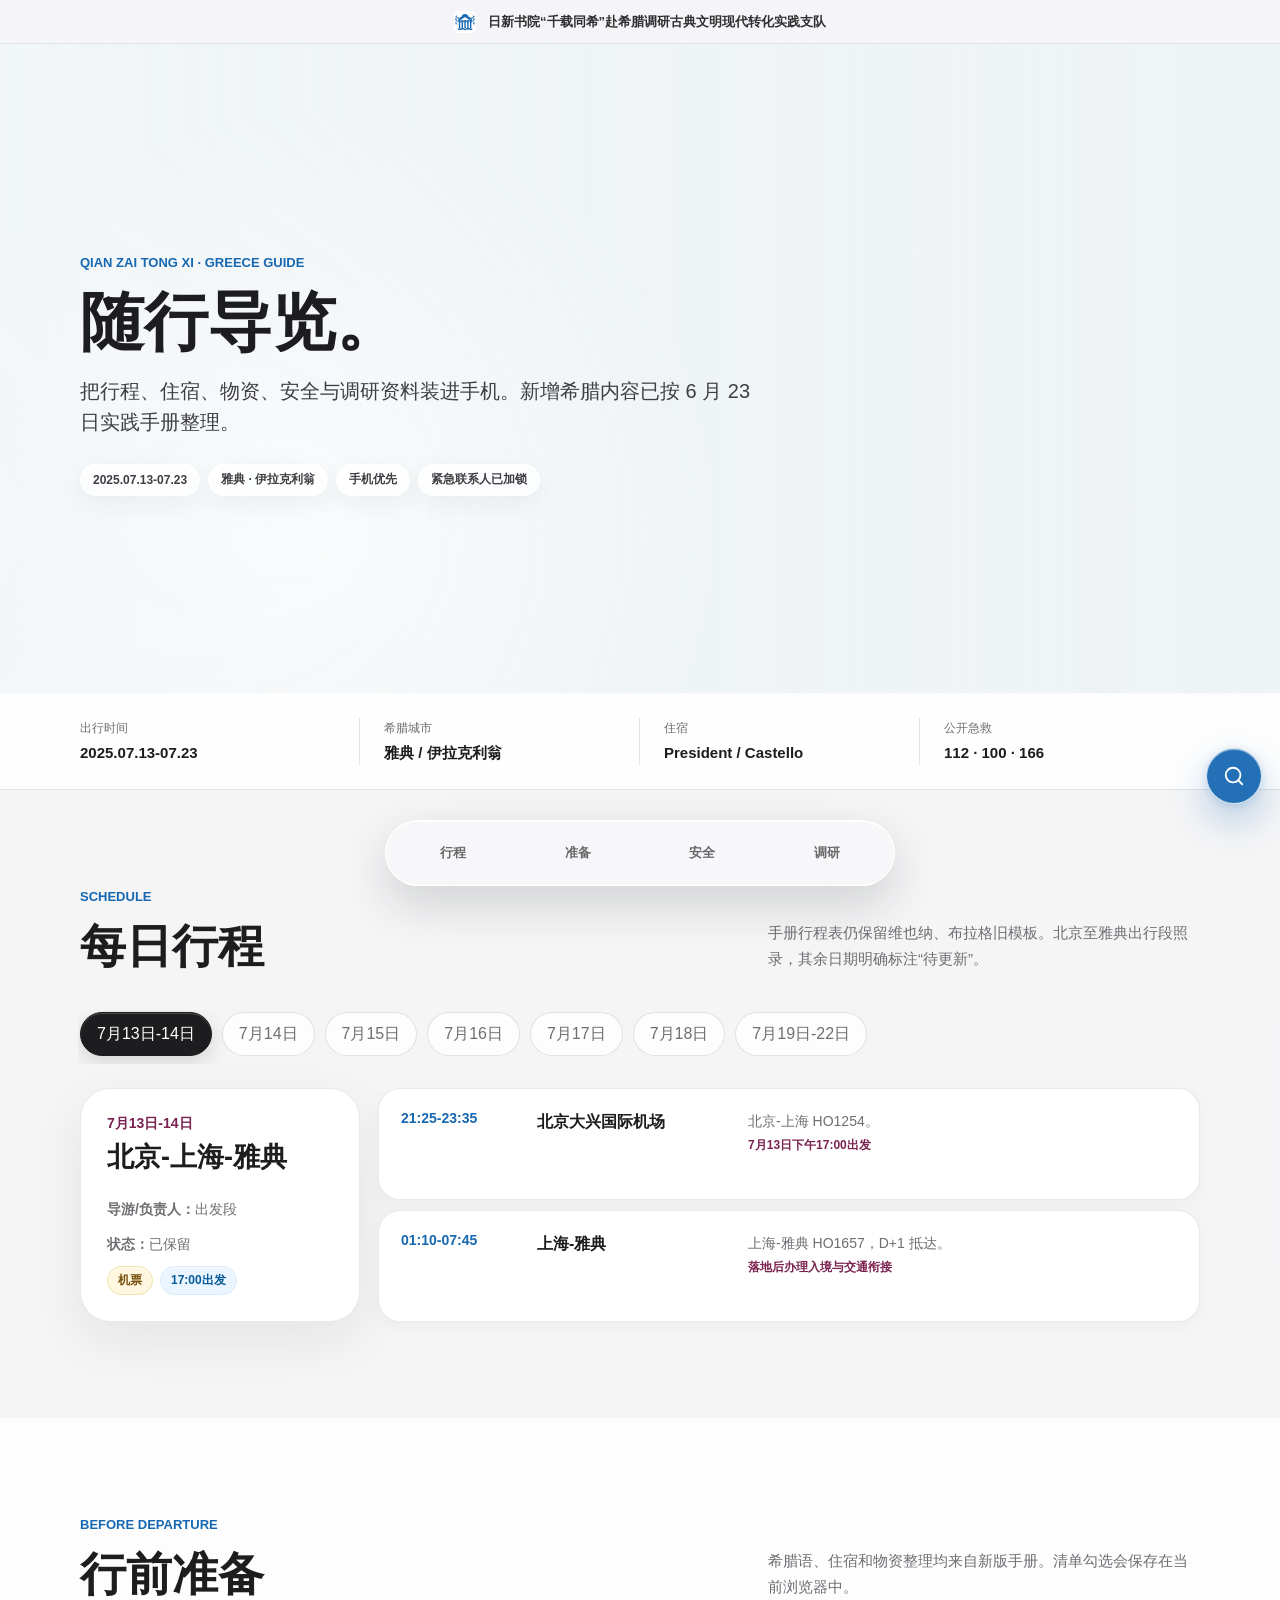
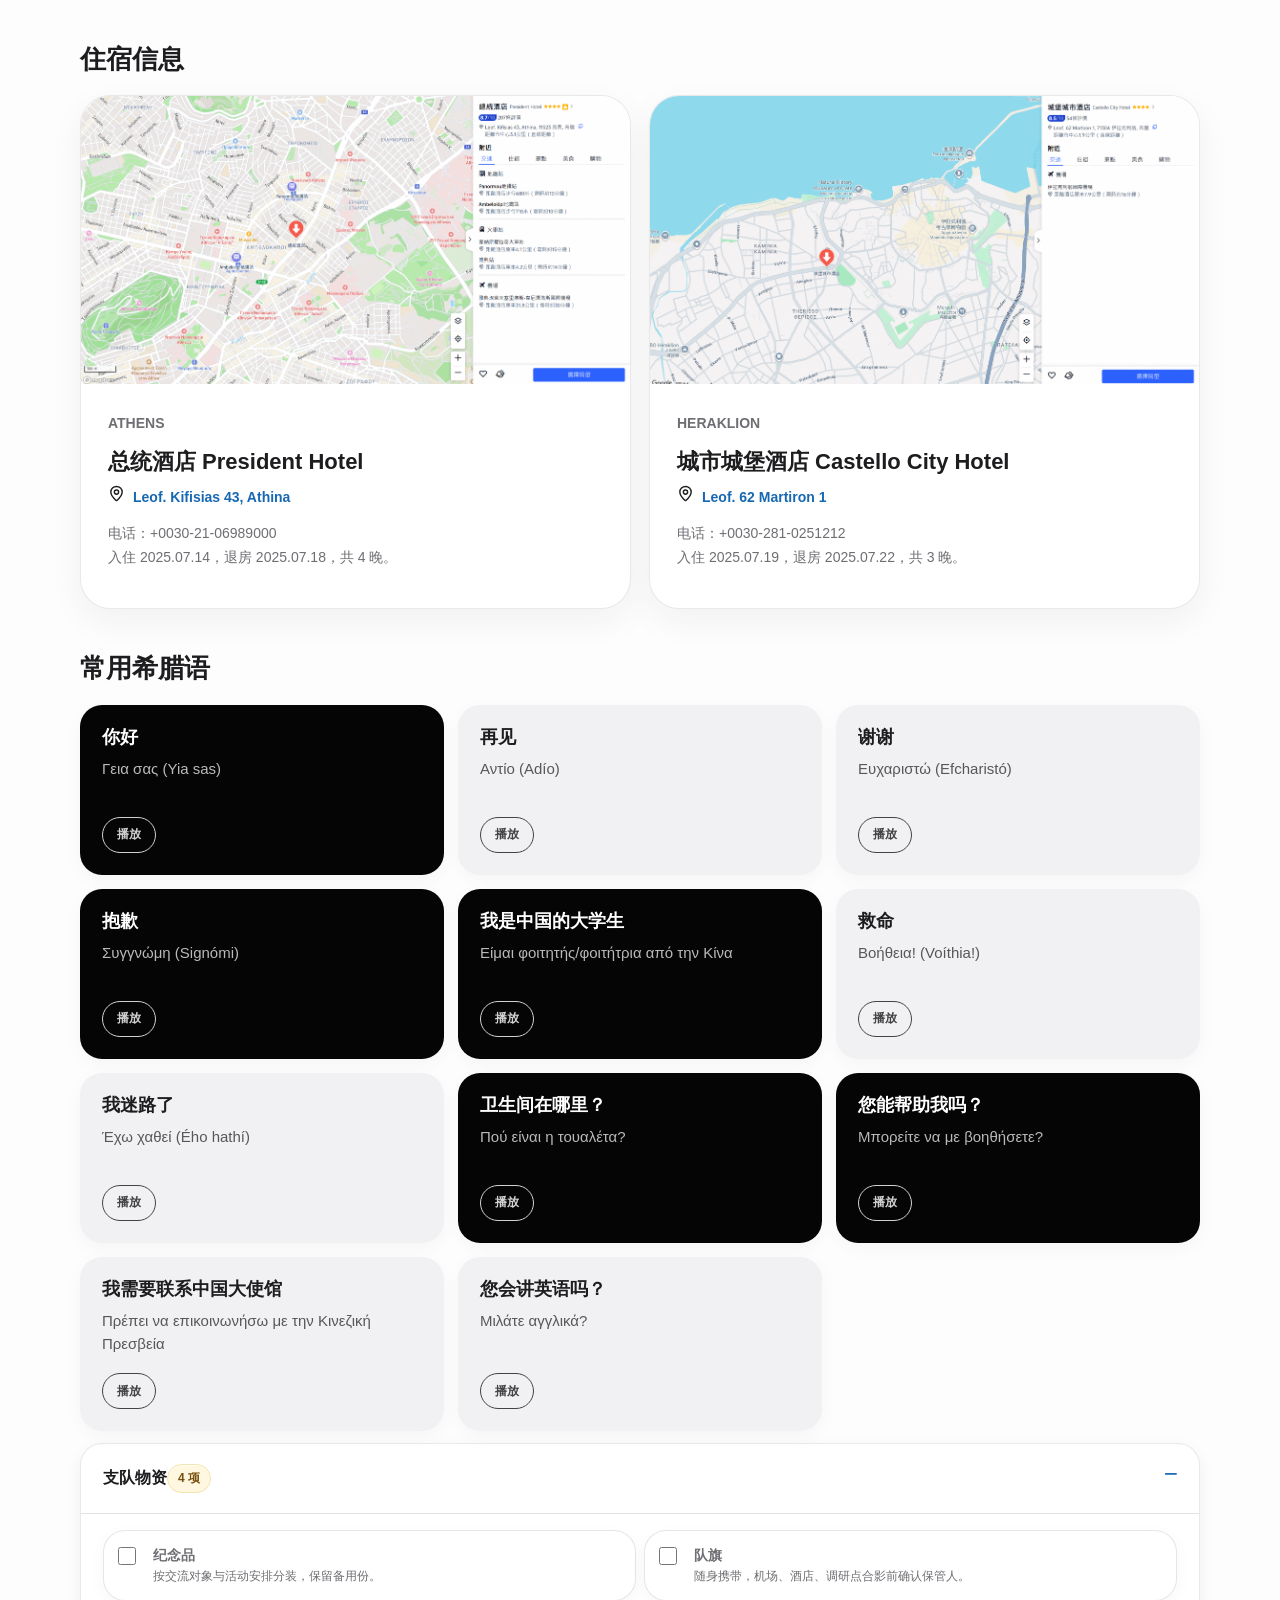
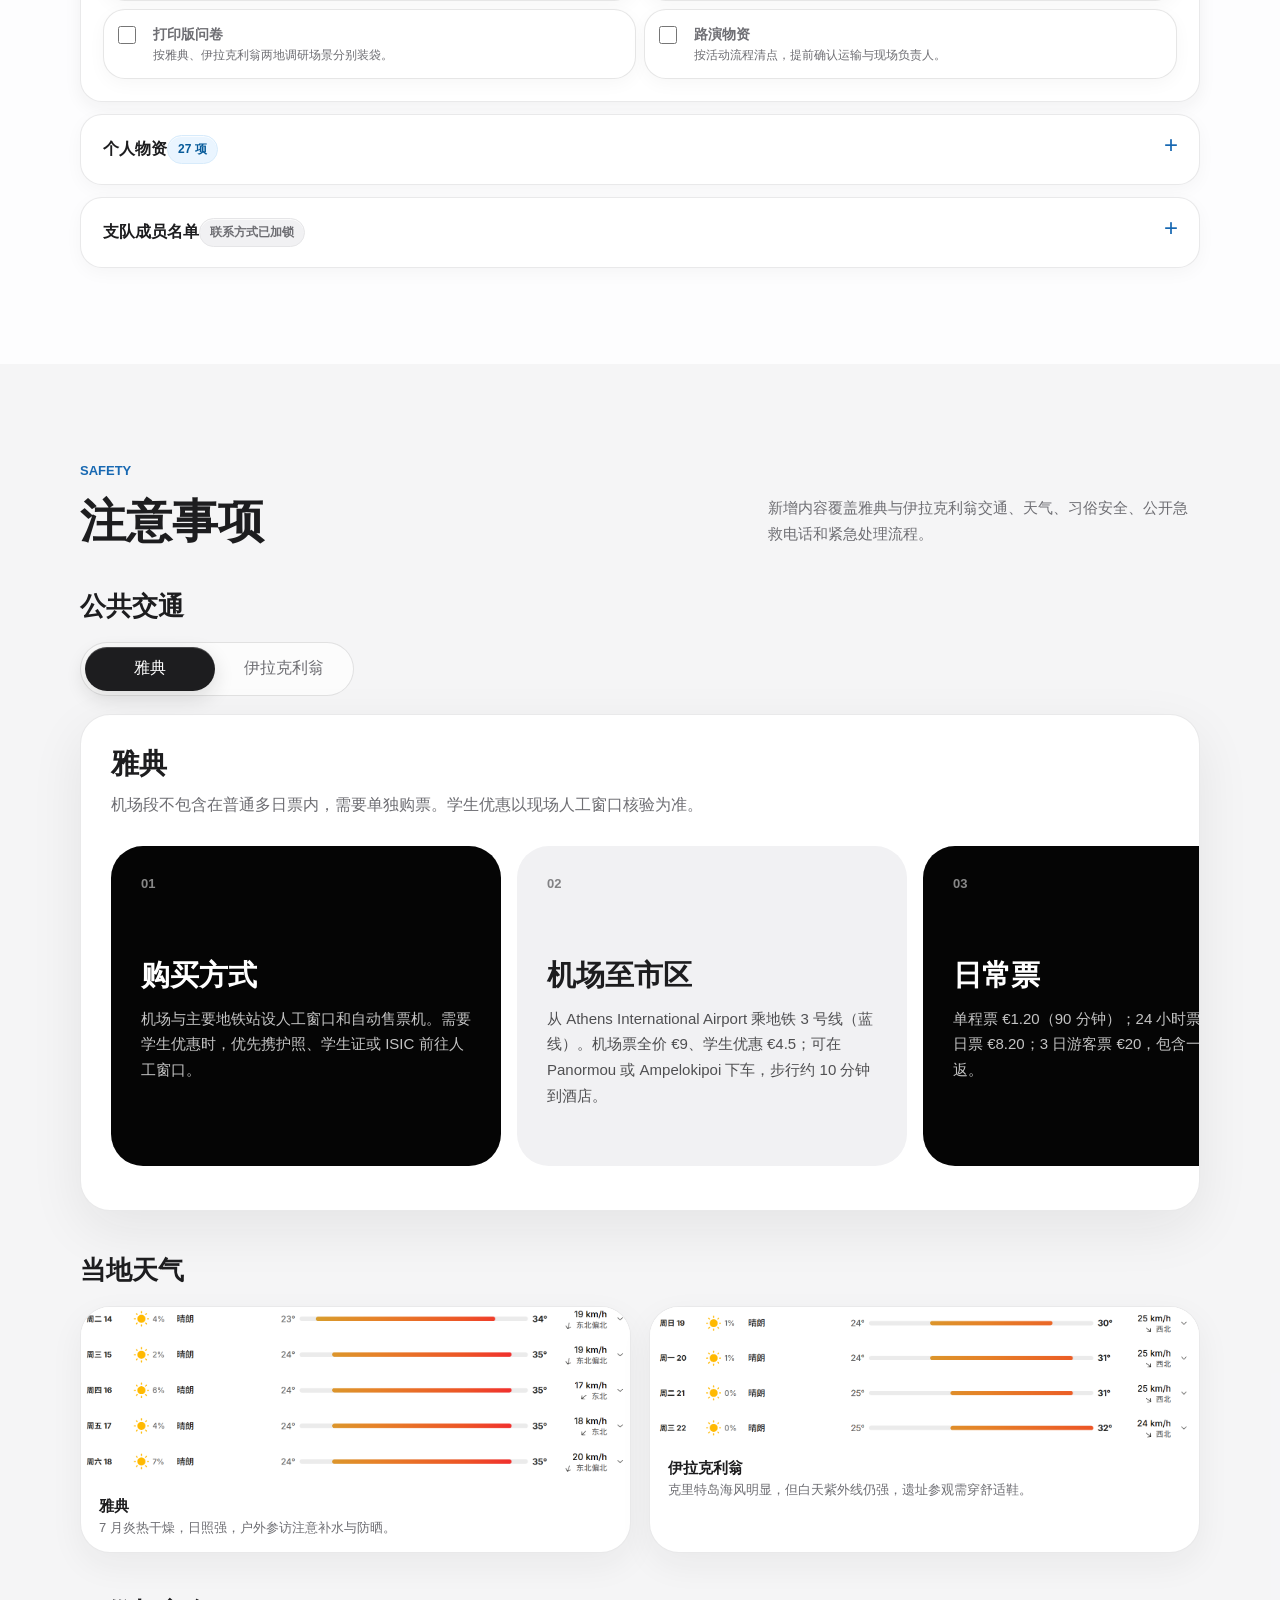
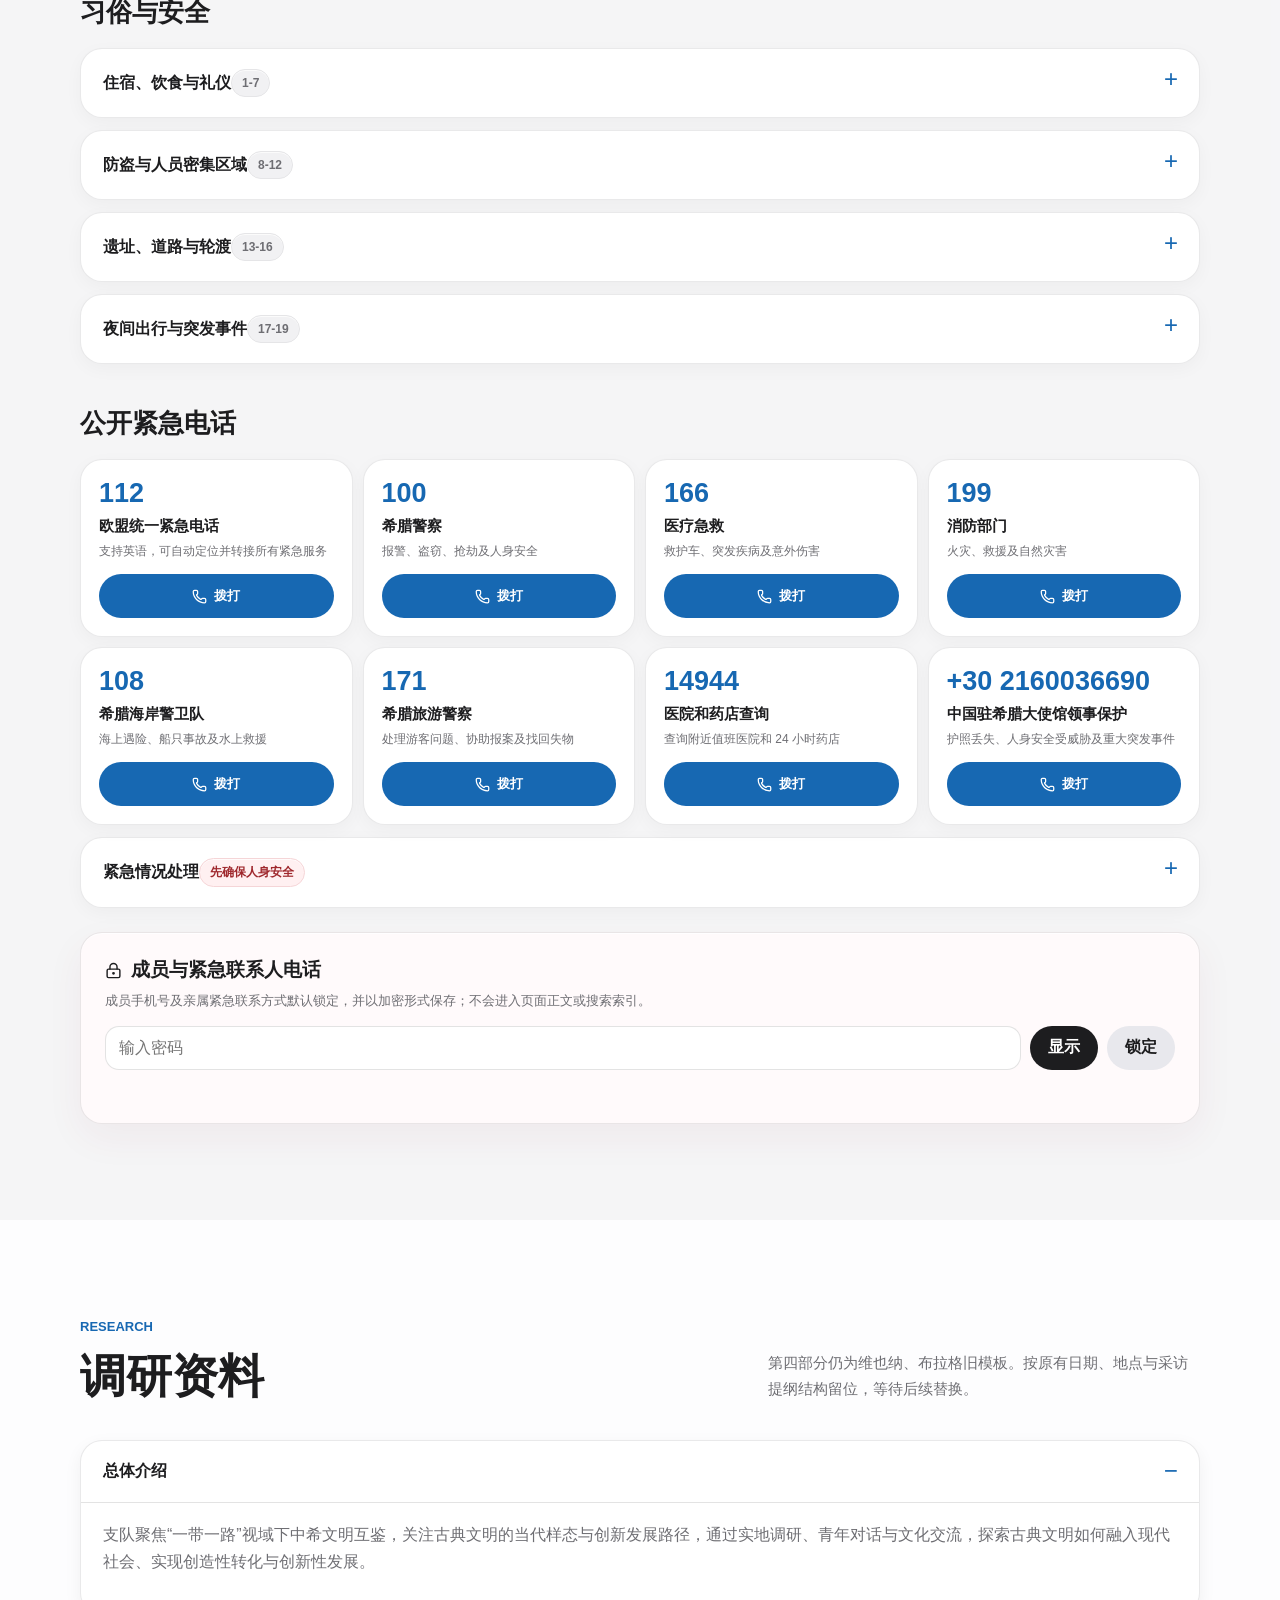
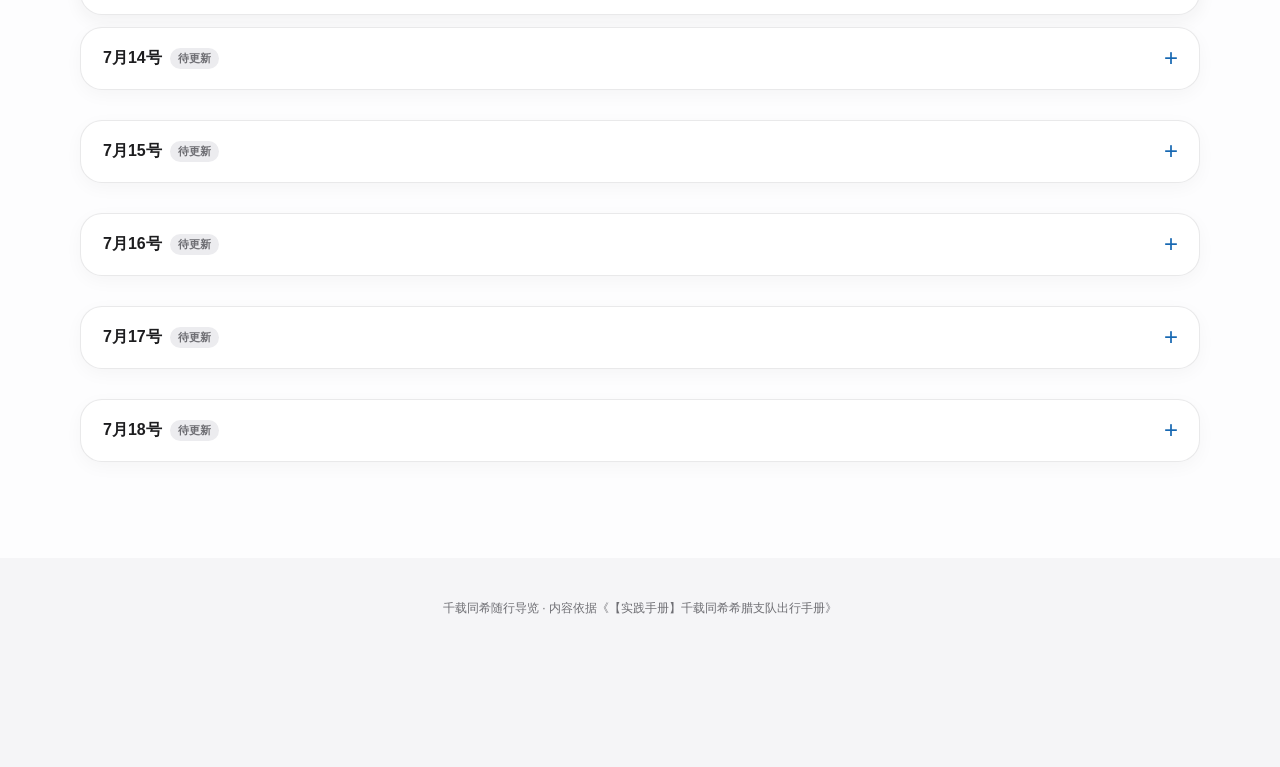
<file: index-v2.html>
<!doctype html>
<html lang="zh-CN">
<head>
  <meta charset="utf-8">
  <meta name="viewport" content="width=device-width, initial-scale=1, viewport-fit=cover">
  <meta name="theme-color" content="#f5f5f7">
  <title>千载同希随行导览</title>
  <link rel="stylesheet" href="assets/styles-v2.css">
</head>
<body>
  <a class="skip-link" href="#schedule">跳到主要内容</a>
  <header class="topbar"><div class="topbar-inner">
    <img src="assets/team-logo.svg" alt="千载同希支队 logo">
    <strong>日新书院“千载同希”赴希腊调研古典文明现代转化实践支队</strong>
  </div></header>
  <main>
    <section class="hero" id="top" aria-labelledby="hero-title"><div class="hero-inner">
      <p class="eyebrow">Qian Zai Tong Xi · Greece Guide</p><h1 id="hero-title">随行导览。</h1>
      <p class="hero-copy">把行程、住宿、物资、安全与调研资料装进手机。新增希腊内容已按 6 月 23 日实践手册整理。</p>
      <div class="hero-meta"><span class="chip">2025.07.13-07.23</span><span class="chip">雅典 · 伊拉克利翁</span><span class="chip">手机优先</span><span class="chip">紧急联系人已加锁</span></div>
    </div></section>
    <section class="status-band" aria-label="导览摘要"><div class="status-grid">
      <div class="status-item"><span>出行时间</span><strong>2025.07.13-07.23</strong></div><div class="status-item"><span>希腊城市</span><strong>雅典 / 伊拉克利翁</strong></div>
      <div class="status-item"><span>住宿</span><strong>President / Castello</strong></div><div class="status-item"><span>公开急救</span><strong>112 · 100 · 166</strong></div>
    </div></section>
    <section class="band gray" id="schedule"><div class="section-inner reveal">
      <div class="section-head"><div><p class="eyebrow">Schedule</p><h2>每日行程</h2></div><p>手册行程表仍保留维也纳、布拉格旧模板。北京至雅典出行段照录，其余日期明确标注“待更新”。</p></div>
      <div class="tabs" id="dayTabs" aria-label="按日期切换行程"></div><div class="schedule-layout"><article class="day-summary" id="dayCard"></article><div class="timeline" id="timeline"></div></div>
    </div></section>
    <section class="band white" id="prepare"><div class="section-inner reveal">
      <div class="section-head"><div><p class="eyebrow">Before Departure</p><h2>行前准备</h2></div><p>希腊语、住宿和物资整理均来自新版手册。清单勾选会保存在当前浏览器中。</p></div>
      <h3 class="subhead">住宿信息</h3><div class="grid-2" id="hotels">
        <article class="hotel" id="hotel-athens"><div class="hotel-media"><img src="assets/manual-2026/president-hotel.png" alt="雅典总统酒店 President Hotel" loading="lazy"></div><div class="hotel-body"><p class="eyebrow">Athens</p><h3>总统酒店 President Hotel</h3><p class="address"><img class="icon" src="assets/icons/map-pin.svg" alt="">Leof. Kifisias 43, Athina</p><p>电话：+0030-21-06989000<br>入住 2025.07.14，退房 2025.07.18，共 4 晚。</p></div></article>
        <article class="hotel" id="hotel-heraklion"><div class="hotel-media"><img src="assets/manual-2026/castello-city-hotel.png" alt="伊拉克利翁城市城堡酒店 Castello City Hotel" loading="lazy"></div><div class="hotel-body"><p class="eyebrow">Heraklion</p><h3>城市城堡酒店 Castello City Hotel</h3><p class="address"><img class="icon" src="assets/icons/map-pin.svg" alt="">Leof. 62 Martiron 1</p><p>电话：+0030-281-0251212<br>入住 2025.07.19，退房 2025.07.22，共 3 晚。</p></div></article>
      </div>
      <h3 class="subhead">常用希腊语</h3><div class="phrase-grid" id="phrases"></div>
      <details open id="support-details"><summary>支队物资 <span class="tag gold">4 项</span></summary><div class="details-body"><div class="check-grid" id="supportPacking"></div></div></details>
      <details id="packing-details"><summary>个人物资 <span class="tag blue">27 项</span></summary><div class="details-body"><div class="check-grid" id="personalPacking"></div><p class="note">不可携带肉制品、乳制品、蛋类、新鲜水果或蔬菜等入境。现金、电源类不可托运，只能随身携带。</p></div></details>
      <details id="contacts-details"><summary>支队成员名单 <span class="tag muted">联系方式已加锁</span></summary><div class="details-body"><div class="table-wrap"><table><thead><tr><th>姓名</th><th>性别</th><th>简介</th><th>职务</th></tr></thead><tbody id="contactsTable"></tbody></table></div></div></details>
    </div></section>
    <section class="band gray" id="safety"><div class="section-inner reveal">
      <div class="section-head"><div><p class="eyebrow">Safety</p><h2>注意事项</h2></div><p>新增内容覆盖雅典与伊拉克利翁交通、天气、习俗安全、公开急救电话和紧急处理流程。</p></div>
      <h3 class="subhead">公共交通</h3><div class="segment" role="tablist" aria-label="选择城市交通"><button class="segment-button is-active" type="button" data-city="athens" role="tab" aria-selected="true">雅典</button><button class="segment-button" type="button" data-city="heraklion" role="tab" aria-selected="false">伊拉克利翁</button></div><div class="transport-panel" id="transportPanel"></div>
      <h3 class="subhead">当地天气</h3><div class="weather-grid" id="weather">
        <figure class="weather-item"><img src="assets/manual-2026/athens-weather.png" alt="手册中的雅典天气信息" loading="lazy"><figcaption><strong>雅典</strong>7 月炎热干燥，日照强，户外参访注意补水与防晒。</figcaption></figure>
        <figure class="weather-item"><img src="assets/manual-2026/heraklion-weather.png" alt="手册中的伊拉克利翁天气信息" loading="lazy"><figcaption><strong>伊拉克利翁</strong>克里特岛海风明显，但白天紫外线仍强，遗址参观需穿舒适鞋。</figcaption></figure>
      </div>
      <h3 class="subhead">习俗与安全</h3><div id="safetyGroups"></div><h3 class="subhead">公开紧急电话</h3><div class="phone-grid" id="publicPhones"></div>
      <details id="emergency-process"><summary>紧急情况处理 <span class="tag red">先确保人身安全</span></summary><div class="details-body"><p><strong>护照丢失：</strong>先向警察局报案，再到大使馆申请补发。提前准备证件照、护照签发机关、日期、号码及护照复印件。</p><p><strong>财物与行李：</strong>现金、相机、首饰、手表等贵重物品随身携带；离开游览车、酒店或餐厅时再次确认。</p><p><strong>托运行李：</strong>办妥托运后保管好行李标签。行李未到时凭标签到机场行李挂失处登记；相机、现金等贵重物品不要托运。</p></div></details>
      <section class="locked" id="locked-contacts" aria-labelledby="locked-title"><h3 id="locked-title"><img class="icon" src="assets/icons/lock-keyhole.svg" alt="">成员与紧急联系人电话</h3><p>成员手机号及亲属紧急联系方式默认锁定，并以加密形式保存；不会进入页面正文或搜索索引。</p><div class="password-row"><label for="emergencyPassword" class="sr-only">成员与紧急联系人密码</label><input id="emergencyPassword" type="password" autocomplete="off" placeholder="输入密码"><button class="button" id="unlockEmergency" type="button">显示</button><button class="button secondary" id="lockEmergency" type="button">锁定</button></div><p class="error" id="emergencyStatus" aria-live="polite"></p><div id="emergencyContent" hidden></div></section>
    </div></section>
    <section class="band white" id="research"><div class="section-inner reveal">
      <div class="section-head"><div><p class="eyebrow">Research</p><h2>调研资料</h2></div><p>第四部分仍为维也纳、布拉格旧模板。按原有日期、地点与采访提纲结构留位，等待后续替换。</p></div>
      <details open><summary>总体介绍</summary><div class="details-body"><p>支队聚焦“一带一路”视域下中希文明互鉴，关注古典文明的当代样态与创新发展路径，通过实地调研、青年对话与文化交流，探索古典文明如何融入现代社会、实现创造性转化与创新性发展。</p></div></details><div class="research-list" id="researchList"></div>
    </div></section>
  </main>
  <footer>千载同希随行导览 · 内容依据《【实践手册】千载同希希腊支队出行手册》</footer>
  <nav class="dock" aria-label="底部导航"><a href="#schedule">行程</a><a href="#prepare">准备</a><a href="#safety">安全</a><a href="#research">调研</a></nav>
  <button class="search-fab" id="openSearch" type="button" aria-label="打开搜索" title="搜索"><img src="assets/icons/search.svg" alt=""></button>
  <div class="search-overlay" id="searchOverlay" aria-hidden="true"><aside class="search-panel" role="dialog" aria-modal="true" aria-labelledby="searchTitle"><div class="search-head"><h2 id="searchTitle">快速检索</h2><button class="close-search" id="closeSearch" type="button" aria-label="关闭搜索">×</button></div><p style="color:var(--muted);font-size:13px">搜索行程、住宿、物资、希腊语、交通、安全、公开电话与调研占位；成员紧急联系人不会被搜索。</p><div class="search-box"><input id="searchInput" type="search" placeholder="例如：护照、5日票、166、克诺索斯"><button class="button" id="searchButton" type="button">搜索</button></div><div class="search-results" id="searchResults"></div></aside></div>
  <script src="assets/app-v2.js"></script>
</body>
</html>
</file>
<file: assets/styles-v2.css>
:root{--ink:#1d1d1f;--muted:#6e6e73;--paper:#fff;--canvas:#f5f5f7;--line:rgba(29,29,31,.12);--blue:#1768b2;--wine:#7b2350;--gold:#9b6a18;--danger:#c9343a;--shadow:0 18px 50px rgba(29,29,31,.09);--ease:cubic-bezier(.2,.8,.2,1)}
*{box-sizing:border-box}html{scroll-behavior:smooth;scroll-padding-top:62px}body{margin:0;color:var(--ink);background:var(--canvas);font-family:-apple-system,BlinkMacSystemFont,"SF Pro Text","SF Pro Display","Helvetica Neue","Noto Sans SC","Microsoft YaHei",Arial,sans-serif;letter-spacing:0;-webkit-font-smoothing:antialiased}button,input{font:inherit;letter-spacing:0}button,a{-webkit-tap-highlight-color:transparent}a{color:inherit}img{display:block;max-width:100%}h1,h2,h3,p{margin-top:0}p{line-height:1.72}ul{margin:0;padding-left:1.2rem}li{line-height:1.65}
.skip-link{position:fixed;top:-80px;left:16px;z-index:100;padding:10px 16px;border-radius:8px;color:#fff;background:var(--ink);text-decoration:none}.skip-link:focus{top:10px}.sr-only{position:absolute!important;width:1px!important;height:1px!important;padding:0!important;margin:-1px!important;overflow:hidden!important;clip:rect(0,0,0,0)!important;white-space:nowrap!important;border:0!important}
.topbar{position:sticky;top:0;z-index:40;height:44px;border-bottom:1px solid rgba(0,0,0,.08);background:rgba(245,245,247,.86);backdrop-filter:saturate(180%) blur(20px);-webkit-backdrop-filter:saturate(180%) blur(20px)}.topbar-inner{width:min(1024px,calc(100% - 32px));height:44px;margin:0 auto;display:flex;align-items:center;justify-content:center;gap:12px}.topbar img{width:22px;height:22px;flex:0 0 22px;border-radius:5px}.topbar strong{min-width:0;overflow:hidden;color:rgba(29,29,31,.92);font-size:13px;font-weight:600;text-overflow:ellipsis;white-space:nowrap}
.hero{min-height:560px;display:flex;align-items:center;background-color:#eef3f6;background-image:url("visuals/hero-greece-apple.png");background-position:center;background-repeat:no-repeat;background-size:cover;overflow:hidden}.hero-inner{width:min(1120px,calc(100% - 44px));margin:0 auto;padding:82px 0 72px}.eyebrow{margin-bottom:14px;color:var(--blue);font-size:13px;font-weight:700;text-transform:uppercase}.hero h1{max-width:780px;margin-bottom:20px;font-size:64px;line-height:1.05;font-weight:700}.hero-copy{max-width:680px;margin-bottom:26px;color:#3f3f43;font-size:20px;line-height:1.55}.hero-meta{display:flex;flex-wrap:wrap;gap:8px}.chip,.tag{display:inline-flex;align-items:center;min-height:28px;padding:5px 10px;border-radius:999px;color:#3f3f43;background:rgba(255,255,255,.76);border:1px solid rgba(255,255,255,.92);font-size:12px;font-weight:650}.tag.blue{color:#075b9a;background:#eaf5ff;border-color:#d7ebfb}.tag.gold{color:#76500d;background:#fff7df;border-color:#f3e3ad}.tag.red{color:#9f282d;background:#fff0f1;border-color:#f5d5d7}.tag.muted{color:var(--muted);background:#f1f1f3;border-color:#e5e5e7}
.status-band{background:var(--paper);border-bottom:1px solid var(--line)}.status-grid{width:min(1120px,calc(100% - 44px));margin:0 auto;display:grid;grid-template-columns:repeat(4,1fr);padding:24px 0}.status-item{min-width:0;padding:2px 24px;border-right:1px solid var(--line)}.status-item:first-child{padding-left:0}.status-item:last-child{padding-right:0;border-right:0}.status-item span{display:block;margin-bottom:5px;color:var(--muted);font-size:12px}.status-item strong{display:block;overflow-wrap:anywhere;font-size:15px;line-height:1.4}
.band{padding:96px 0}.band.white{background:var(--paper)}.band.gray{background:var(--canvas)}.section-inner{width:min(1120px,calc(100% - 44px));margin:0 auto}.section-head{display:grid;grid-template-columns:minmax(0,1.2fr) minmax(280px,.8fr);align-items:end;gap:40px;margin-bottom:38px}.section-head h2{margin-bottom:0;font-size:46px;line-height:1.08;font-weight:700}.section-head>p{margin:0;color:var(--muted);font-size:15px}.subhead{margin:44px 0 20px;font-size:26px;line-height:1.2}
.tabs{display:flex;gap:10px;margin:0 -2px 24px;padding:2px 2px 8px;overflow-x:auto;scrollbar-width:none}.tabs::-webkit-scrollbar{display:none}.tab-button,.segment-button{min-height:42px;border:1px solid var(--line);border-radius:999px;padding:9px 16px;color:var(--muted);background:rgba(255,255,255,.8);cursor:pointer;white-space:nowrap;transition:color 180ms var(--ease),background 180ms var(--ease),transform 180ms var(--ease)}.tab-button:hover,.segment-button:hover{transform:translateY(-1px)}.tab-button.is-active,.segment-button.is-active{color:#fff;background:var(--ink);border-color:var(--ink)}
.schedule-layout{display:grid;grid-template-columns:280px minmax(0,1fr);gap:18px}.day-summary,.event,.hotel,.phone-card,.phrase-card,.check-row,details,.search-result{border:1px solid var(--line);border-radius:8px;background:rgba(255,255,255,.94)}.day-summary{min-height:220px;padding:26px;box-shadow:var(--shadow)}.day-summary .date{margin-bottom:8px;color:var(--wine);font-size:14px;font-weight:700}.day-summary .city{margin-bottom:24px;font-size:27px;line-height:1.2;font-weight:700}.day-summary p{margin-bottom:10px;color:var(--muted);font-size:14px}.tags{display:flex;flex-wrap:wrap;gap:7px}.timeline{display:grid;gap:10px}.event{display:grid;grid-template-columns:118px minmax(130px,.45fr) minmax(0,1fr);gap:18px;align-items:start;padding:21px 22px}.event-time{color:var(--blue);font-size:14px;font-weight:750}.event-place{font-weight:700;line-height:1.45}.event-place strong{display:block}.event-address{display:block;margin-top:7px;color:var(--muted);font-size:13px;font-weight:520;line-height:1.45}.event-address-trigger{display:block;width:100%;margin:7px 0 0;border:0;padding:0;background:transparent;color:var(--blue);text-align:left;cursor:pointer}.event-address-trigger .event-address{color:var(--blue);font-weight:680;text-decoration:underline;text-decoration-thickness:1px;text-underline-offset:3px}.event-address-trigger:hover .event-address{color:#0a5fc0}.event-address-trigger:active .event-address{transform:translateY(1px)}.event-address-trigger:focus-visible{outline:3px solid rgba(23,104,178,.35);outline-offset:4px;border-radius:8px}.event-map-source{display:none}.event p{margin:0;color:var(--muted);font-size:14px;line-height:1.6}.event-note{display:block;margin-top:4px;color:var(--wine);font-size:12px;font-weight:650}
.grid-2{display:grid;grid-template-columns:repeat(2,minmax(0,1fr));gap:18px}.grid-3{display:grid;grid-template-columns:repeat(3,minmax(0,1fr));gap:14px}.hotel{overflow:hidden}.hotel-media{aspect-ratio:16/8.4;overflow:hidden;background:#e9e9eb}.hotel-media img{width:100%;height:100%;object-fit:cover}.hotel-body{padding:24px}.hotel h3{margin-bottom:8px;font-size:22px}.hotel p{margin-bottom:12px;color:var(--muted);font-size:14px}.address{display:flex;align-items:flex-start;gap:8px;color:var(--blue)!important;font-weight:650}.icon{width:17px;height:17px;flex:0 0 17px}
.phrase-grid,.sign-grid{display:grid;grid-template-columns:repeat(3,minmax(0,1fr));gap:10px}.phrase-card{padding:18px}.phrase-card strong{display:block;margin-bottom:7px}.phrase-card span{color:var(--blue);font-size:14px;line-height:1.5}
details{margin-top:12px;overflow:clip}summary{position:relative;padding:20px 48px 20px 22px;cursor:pointer;list-style:none;font-size:16px;font-weight:700}summary::-webkit-details-marker{display:none}summary::after{content:"+";position:absolute;right:21px;top:17px;color:var(--blue);font-size:24px;font-weight:400}details[open] summary::after{content:"−"}.details-body{padding:0 22px 22px;border-top:1px solid var(--line)}.details-body>p:first-child,.details-body>ul:first-child{margin-top:18px}.details-body p{color:var(--muted)}.check-grid{display:grid;grid-template-columns:repeat(2,minmax(0,1fr));gap:8px;margin-top:16px}.check-row{min-height:68px;display:grid;grid-template-columns:24px minmax(0,1fr);gap:11px;align-items:start;padding:14px;cursor:pointer}.check-row input{width:18px;height:18px;margin:2px 0 0;accent-color:var(--blue)}.check-row strong{display:block;margin-bottom:3px;font-size:14px}.check-row span{color:var(--muted);font-size:12px;line-height:1.45}.note{margin:14px 0 0;padding:14px 16px;border-left:3px solid var(--gold);color:#5d4a24;background:#fff9e9;font-size:13px;line-height:1.6}
.segment{width:fit-content;display:flex;gap:4px;margin-bottom:18px;padding:4px;border:1px solid var(--line);border-radius:999px;background:rgba(255,255,255,.7)}.segment-button{min-width:130px;border:0;background:transparent}.transport-panel{min-height:430px;padding:30px;border:1px solid var(--line);border-radius:8px;background:var(--paper)}.transport-panel h3{margin-bottom:8px;font-size:28px}.transport-panel>p{max-width:760px;color:var(--muted)}.transport-grid{display:grid;grid-template-columns:repeat(2,minmax(0,1fr));gap:12px;margin-top:24px}.transport-block{padding:20px;border-top:2px solid var(--blue);background:#f7f9fb}.transport-block h4{margin:0 0 10px;font-size:16px}.transport-block p,.transport-block li{color:#55555a;font-size:13px}.transport-block p{margin-bottom:0}
.weather-grid{display:grid;grid-template-columns:repeat(2,minmax(0,1fr));gap:18px}.weather-item{margin:0;overflow:hidden;border-radius:8px;background:var(--paper);border:1px solid var(--line)}.weather-item img{display:block;width:100%;height:auto;object-fit:contain;background:#fff}.weather-item figcaption{padding:15px 18px;color:var(--muted);font-size:13px}.weather-item strong{display:block;margin-bottom:3px;color:var(--ink);font-size:15px}
.weather-image-trigger{position:relative;width:100%;display:block;margin:0;padding:0;border:0;background:#e9e9eb;cursor:zoom-in;overflow:hidden;text-align:left}.weather-image-trigger:focus-visible{outline:3px solid rgba(23,104,178,.42);outline-offset:-4px}.weather-image-trigger:active img{transform:scale(1.025)}
.phone-grid{display:grid;grid-template-columns:repeat(4,minmax(0,1fr));gap:10px}.phone-card{min-height:170px;display:flex;flex-direction:column;padding:18px}.phone-number{margin-bottom:8px;color:var(--blue);font-size:27px;font-weight:750}.phone-card h3{margin-bottom:6px;font-size:15px}.phone-card p{flex:1;margin-bottom:14px;color:var(--muted);font-size:12px;line-height:1.5}.call-link{display:inline-flex;align-items:center;justify-content:center;gap:7px;min-height:38px;border-radius:999px;color:#fff;background:var(--blue);text-decoration:none;font-size:13px;font-weight:700}.call-link img{width:15px;height:15px;filter:brightness(0) invert(1)}
.locked{margin-top:24px;padding:24px;border:1px solid rgba(123,35,80,.22);border-radius:8px;background:#fffafb}.locked h3{display:flex;align-items:center;gap:9px;margin-bottom:7px}.locked p{color:var(--muted);font-size:13px}.password-row{display:flex;flex-wrap:wrap;gap:9px}.password-row input{min-width:220px;flex:1;min-height:44px;border:1px solid var(--line);border-radius:8px;padding:0 13px;background:#fff}.button{min-height:44px;border:0;border-radius:999px;padding:0 18px;color:#fff;background:var(--ink);cursor:pointer;font-weight:700}.button.secondary{color:var(--ink);background:#e8e8ed}.error{min-height:20px;margin:9px 0 0;color:var(--danger)!important}.table-wrap{margin-top:16px;overflow-x:auto}table{width:100%;border-collapse:collapse;min-width:700px;font-size:13px}th,td{padding:12px 10px;border-bottom:1px solid var(--line);text-align:left;vertical-align:middle}th{color:var(--muted);font-weight:650;background:#f7f7f8}
.research-list{display:grid;gap:18px}.research-list details{background:var(--paper)}.placeholder-mark{display:inline-flex;margin-left:8px;padding:3px 8px;border-radius:999px;color:var(--muted);background:#ececef;font-size:11px;vertical-align:2px}
.dock{position:fixed;left:50%;bottom:calc(14px + env(safe-area-inset-bottom));z-index:35;width:min(510px,calc(100% - 28px));min-height:66px;display:flex;align-items:center;gap:5px;padding:7px;border:1px solid rgba(255,255,255,.78);border-radius:999px;background:rgba(246,248,250,.7);box-shadow:0 20px 60px rgba(18,23,34,.18),inset 0 1px 0 rgba(255,255,255,.9);backdrop-filter:blur(28px) saturate(190%);-webkit-backdrop-filter:blur(28px) saturate(190%);transform:translateX(-50%)}.dock a{flex:1;min-height:50px;display:grid;place-items:center;border-radius:999px;color:rgba(29,29,31,.68);font-size:13px;font-weight:650;text-decoration:none;transition:color 180ms var(--ease),background 180ms var(--ease),transform 180ms var(--ease)}.dock a.is-active{color:#fff;background:rgba(29,29,31,.92);box-shadow:inset 0 1px 0 rgba(255,255,255,.3);transform:translateY(-1px)}
.search-fab{position:fixed;right:max(18px,env(safe-area-inset-right));bottom:calc(96px + env(safe-area-inset-bottom));z-index:38;width:56px;height:56px;display:grid;place-items:center;border:1px solid rgba(255,255,255,.75);border-radius:50%;color:#fff;background:rgba(23,104,178,.94);box-shadow:0 14px 34px rgba(23,104,178,.28),inset 0 1px 0 rgba(255,255,255,.35);cursor:pointer;backdrop-filter:blur(18px);-webkit-backdrop-filter:blur(18px)}.search-fab img{width:22px;height:22px;filter:brightness(0) invert(1)}
.search-overlay{position:fixed;inset:0;z-index:60;display:none;background:rgba(0,0,0,.22);opacity:0;transition:opacity 220ms var(--ease)}.search-overlay.is-open{display:block;opacity:1}.search-panel{position:absolute;right:0;top:0;bottom:0;width:min(460px,100%);padding:calc(24px + env(safe-area-inset-top)) 22px calc(24px + env(safe-area-inset-bottom));background:rgba(250,250,252,.96);box-shadow:-24px 0 70px rgba(0,0,0,.16);backdrop-filter:blur(28px) saturate(160%);-webkit-backdrop-filter:blur(28px) saturate(160%);transform:translateX(100%);transition:transform 280ms var(--ease);overflow-y:auto}.search-overlay.is-open .search-panel{transform:translateX(0)}.search-head{display:flex;align-items:center;justify-content:space-between;gap:20px;margin-bottom:16px}.search-head h2{margin:0;font-size:28px}.close-search{width:38px;height:38px;border:0;border-radius:50%;background:#e8e8ed;cursor:pointer;font-size:22px}.search-box{display:flex;gap:8px}.search-box input{min-width:0;flex:1;min-height:46px;border:1px solid var(--line);border-radius:999px;padding:0 16px;background:#fff}.search-results{display:grid;gap:8px;margin-top:16px}.search-result{position:relative;width:100%;padding:16px 58px 16px 16px;border-color:var(--line);text-align:left;cursor:pointer}.search-result small{color:var(--blue);font-weight:700}.search-result strong{display:block;margin-top:4px}.search-result::after{content:"前往";position:absolute;right:15px;top:18px;color:var(--blue);font-size:12px;font-weight:700}.empty{color:var(--muted);font-size:14px}.target-flash{animation:targetFlash 1.2s ease}@keyframes targetFlash{0%,100%{box-shadow:none}35%{box-shadow:0 0 0 4px rgba(23,104,178,.18)}}
.reveal{opacity:0;transform:translateY(18px);transition:opacity 560ms var(--ease),transform 560ms var(--ease)}.reveal.is-visible{opacity:1;transform:none}footer{padding:42px 20px 150px;color:var(--muted);background:var(--canvas);text-align:center;font-size:12px}
@media(max-width:900px){.hero{min-height:500px}.hero h1{font-size:50px}.section-head{grid-template-columns:1fr;gap:14px;align-items:start}.schedule-layout{grid-template-columns:1fr}.day-summary{min-height:0}.grid-3,.phrase-grid,.phone-grid{grid-template-columns:repeat(2,minmax(0,1fr))}.event{grid-template-columns:100px minmax(120px,.4fr) minmax(0,1fr)}}
@media(max-width:620px){html{scroll-padding-top:56px}.topbar{height:48px}.topbar-inner{width:calc(100% - 22px);height:48px;justify-content:flex-start;gap:9px}.topbar img{width:21px;height:21px;flex-basis:21px}.topbar strong{font-size:12px}.hero{min-height:470px;background-position:58% center}.hero-inner,.section-inner,.status-grid{width:calc(100% - 28px)}.hero-inner{padding:70px 0 54px}.hero h1{max-width:340px;font-size:40px}.hero-copy{max-width:340px;font-size:16px}.status-grid{grid-template-columns:repeat(2,minmax(0,1fr));padding:15px 0}.status-item{padding:12px;border-bottom:1px solid var(--line)}.status-item:nth-child(2){border-right:0}.status-item:nth-child(3),.status-item:nth-child(4){border-bottom:0}.status-item:nth-child(3){padding-left:0}.band{padding:66px 0}.section-head{margin-bottom:28px}.section-head h2{font-size:36px}.subhead{margin-top:36px;font-size:23px}.grid-2,.grid-3,.phrase-grid,.weather-grid,.transport-grid,.phone-grid,.check-grid{grid-template-columns:1fr}.event{grid-template-columns:1fr;gap:6px;padding:18px}.event-note{margin-top:8px}.segment{width:100%}.segment-button{min-width:0;flex:1}.transport-panel{min-height:0;padding:20px}.transport-panel h3{font-size:25px}.hotel-body{padding:19px}.phone-card{min-height:0}.dock{width:calc(100% - 24px);bottom:calc(10px + env(safe-area-inset-bottom));min-height:62px;padding:6px}.dock a{min-height:48px;font-size:12px}.search-fab{right:max(15px,env(safe-area-inset-right));bottom:calc(88px + env(safe-area-inset-bottom));width:52px;height:52px}.search-panel{top:auto;width:100%;max-height:calc(100% - 56px);border-radius:22px 22px 0 0;transform:translateY(100%)}.search-overlay.is-open .search-panel{transform:translateY(0)}}
@media(prefers-reduced-motion:reduce){html{scroll-behavior:auto}*,*::before,*::after{animation-duration:.01ms!important;transition-duration:.01ms!important}.reveal{opacity:1;transform:none}}

/* Motion and finish pass: restrained Apple-like depth with GPU-friendly transitions. */
:root{--ease-spring:cubic-bezier(.16,1,.3,1);--ease-out:cubic-bezier(.22,1,.36,1);--shadow-soft:0 16px 42px rgba(29,29,31,.075);--shadow-hover:0 24px 64px rgba(29,29,31,.12)}
body{overflow-x:clip}
::selection{color:#fff;background:rgba(23,104,178,.88)}
.scroll-progress{position:fixed;top:43px;left:0;right:0;z-index:46;height:1px;pointer-events:none;background:transparent}.scroll-progress span{display:block;width:100%;height:100%;background:rgba(23,104,178,.78);transform:scaleX(0);transform-origin:left center;will-change:transform}
.topbar{transition:background-color .45s var(--ease-out),border-color .45s var(--ease-out),box-shadow .45s var(--ease-out)}
.topbar.is-scrolled{border-bottom-color:rgba(0,0,0,.11);background:rgba(250,250,252,.82);box-shadow:0 8px 28px rgba(29,29,31,.055)}
.topbar-inner img{transition:transform .5s var(--ease-spring),filter .5s var(--ease-out)}
.topbar:hover .topbar-inner img{transform:scale(1.055);filter:saturate(1.08)}
.hero{position:relative;background-position:center calc(50% + var(--hero-shift,0px));transition:background-position .1s linear}
.hero-inner{position:relative;z-index:1}
.motion-ready .hero .eyebrow,.motion-ready .hero h1,.motion-ready .hero-copy,.motion-ready .hero-meta{opacity:0;transform:translateY(18px)}
.motion-ready.is-ready .hero .eyebrow,.motion-ready.is-ready .hero h1,.motion-ready.is-ready .hero-copy,.motion-ready.is-ready .hero-meta{animation:heroEnter .9s var(--ease-out) forwards}
.motion-ready.is-ready .hero h1{animation-delay:.07s}.motion-ready.is-ready .hero-copy{animation-delay:.14s}.motion-ready.is-ready .hero-meta{animation-delay:.21s}
@keyframes heroEnter{to{opacity:1;transform:translateY(0)}}
.hero h1,.section-head h2{text-wrap:balance}
.hero-copy,.section-head>p{text-wrap:pretty}
.chip,.tag{box-shadow:inset 0 1px 0 rgba(255,255,255,.72);transition:transform .32s var(--ease-spring),background-color .32s var(--ease-out),border-color .32s var(--ease-out)}
.chip:hover{transform:translateY(-2px)}
.status-band{position:relative;z-index:2;box-shadow:0 -1px 0 rgba(255,255,255,.55)}
.status-item{transition:transform .45s var(--ease-spring)}
.section-head{transition:transform .65s var(--ease-out)}
.section-head h2{letter-spacing:0}
.tabs{scroll-snap-type:x proximity;overscroll-behavior-inline:contain}.tab-button{scroll-snap-align:start}
.tab-button,.segment-button,.button,.call-link,.dock a,.search-fab,.close-search{transition:transform .38s var(--ease-spring),color .28s var(--ease-out),background-color .28s var(--ease-out),border-color .28s var(--ease-out),box-shadow .38s var(--ease-out),opacity .28s var(--ease-out)}
.tab-button.is-active,.segment-button.is-active{box-shadow:0 8px 24px rgba(29,29,31,.17),inset 0 1px 0 rgba(255,255,255,.2)}
.tab-button:active,.segment-button:active,.button:active,.call-link:active,.dock a:active,.search-fab:active,.close-search:active{transform:scale(.96)}
.tab-button:focus-visible,.segment-button:focus-visible,.button:focus-visible,.call-link:focus-visible,.dock a:focus-visible,.search-fab:focus-visible,.close-search:focus-visible,summary:focus-visible{outline:3px solid rgba(23,104,178,.28);outline-offset:3px}
.day-summary,.event,.hotel,.phone-card,.phrase-card,.check-row,details,.search-result,.weather-item,.transport-panel{transition:transform .48s var(--ease-spring),box-shadow .48s var(--ease-out),border-color .36s var(--ease-out),background-color .36s var(--ease-out)}
.day-summary{box-shadow:var(--shadow-soft)}
.event{position:relative;overflow:hidden}.event::before{content:"";position:absolute;left:0;top:18px;bottom:18px;width:2px;border-radius:2px;background:rgba(23,104,178,.42);opacity:0;transform:scaleY(.5);transition:opacity .35s var(--ease-out),transform .45s var(--ease-spring)}
.hotel-media img,.weather-item img{transition:transform .9s var(--ease-out),filter .6s var(--ease-out);will-change:transform}
.phrase-card strong,.phone-number{transition:color .35s var(--ease-out)}
.check-row:has(input:checked){border-color:rgba(23,104,178,.23);background:#f3f8fc}.check-row:has(input:checked) strong{color:var(--blue)}
.check-row input{transition:transform .3s var(--ease-spring)}.check-row input:checked{transform:scale(1.06)}
details[open]{box-shadow:0 14px 34px rgba(29,29,31,.055)}
summary::after{transition:transform .42s var(--ease-spring),color .3s var(--ease-out)}
details[open] summary::after{transform:rotate(180deg)}
.details-body.content-refresh{animation:detailReveal .46s var(--ease-out) both}
@keyframes detailReveal{from{opacity:0;transform:translateY(-8px)}to{opacity:1;transform:none}}
.transport-panel{box-shadow:var(--shadow-soft)}
.transport-block{transition:transform .48s var(--ease-spring),background-color .35s var(--ease-out),box-shadow .45s var(--ease-out)}
.content-refresh{animation:contentRefresh .58s var(--ease-out) both}
.timeline.content-refresh .event,.transport-panel.content-refresh .transport-block{animation:contentItem .58s var(--ease-out) both;animation-delay:calc(var(--item-index,0)*55ms)}
@keyframes contentRefresh{from{opacity:.35;transform:translateY(9px)}to{opacity:1;transform:none}}
@keyframes contentItem{from{opacity:0;transform:translateY(12px)}to{opacity:1;transform:none}}
.locked{box-shadow:inset 0 1px 0 rgba(255,255,255,.9),0 14px 38px rgba(123,35,80,.055)}
.password-row input{transition:border-color .3s var(--ease-out),box-shadow .3s var(--ease-out),background-color .3s var(--ease-out)}.password-row input:focus,.search-box input:focus{outline:0;border-color:rgba(23,104,178,.58);box-shadow:0 0 0 4px rgba(23,104,178,.1)}
.dock{overflow:hidden;border-color:rgba(255,255,255,.88);background:rgba(247,248,250,.69);box-shadow:0 22px 70px rgba(18,23,34,.18),0 2px 10px rgba(18,23,34,.06),inset 0 1px 0 rgba(255,255,255,.96);transition:box-shadow .5s var(--ease-out),background-color .5s var(--ease-out),transform .5s var(--ease-spring)}
.dock a{position:relative;z-index:1}.dock a:not(.is-active):hover{color:var(--ink);background:rgba(255,255,255,.62);transform:translateY(-1px)}
.dock a.is-active{box-shadow:0 8px 22px rgba(29,29,31,.19),inset 0 1px 0 rgba(255,255,255,.32)}
.search-fab{box-shadow:0 16px 38px rgba(23,104,178,.3),0 2px 8px rgba(23,104,178,.16),inset 0 1px 0 rgba(255,255,255,.42)}
.search-overlay{display:block;visibility:hidden;pointer-events:none;opacity:0;transition:opacity .34s var(--ease-out),visibility 0s linear .34s)}
.search-overlay.is-open{visibility:visible;pointer-events:auto;opacity:1;transition-delay:0s}
.search-panel{transition:transform .58s var(--ease-spring),box-shadow .45s var(--ease-out)}
.search-result::after{transition:transform .38s var(--ease-spring)}
.search-result:hover::after{transform:translateX(3px)}
.reveal{opacity:0;filter:blur(5px);transform:translateY(28px);transition:opacity .82s var(--ease-out),transform .82s var(--ease-out),filter .82s var(--ease-out)}
.reveal.is-visible{opacity:1;filter:none;transform:none}
.motion-item{opacity:0;transform:translateY(18px);transition:opacity .7s var(--ease-out),transform .7s var(--ease-out);transition-delay:calc(var(--stagger-index,0)*55ms)}
.motion-item.is-shown{opacity:1;transform:none}

@media(hover:hover) and (pointer:fine){
.status-item:hover{transform:translateY(-2px)}
.event:hover,.phrase-card:hover,.phone-card:hover,.check-row:hover,.weather-item:hover{z-index:1;border-color:rgba(29,29,31,.18);box-shadow:var(--shadow-hover);transform:translateY(-4px)}
.event:hover::before{opacity:1;transform:scaleY(1)}
.hotel:hover{border-color:rgba(29,29,31,.18);box-shadow:var(--shadow-hover);transform:translateY(-5px)}
.hotel:hover .hotel-media img,.weather-item:hover img{transform:scale(1.025);filter:saturate(1.04)}
.phrase-card:hover strong{color:var(--wine)}
.transport-block:hover{box-shadow:0 14px 34px rgba(29,29,31,.08);transform:translateY(-3px)}
.call-link:hover,.button:hover{box-shadow:0 10px 26px rgba(29,29,31,.2);transform:translateY(-2px)}
.search-fab:hover{box-shadow:0 20px 46px rgba(23,104,178,.36),0 3px 10px rgba(23,104,178,.16),inset 0 1px 0 rgba(255,255,255,.48);transform:translateY(-3px) scale(1.02)}
}

@media(max-width:620px){
.scroll-progress{top:47px}.hero{background-position:58% calc(50% + var(--hero-shift,0px))}.band{overflow:clip}.tabs{margin-right:-14px;padding-right:14px}
.day-summary,.transport-panel{box-shadow:0 12px 32px rgba(29,29,31,.065)}
.search-overlay{background:rgba(0,0,0,.25)}.search-panel{box-shadow:0 -24px 70px rgba(0,0,0,.16)}
.dock{background:rgba(247,248,250,.73);box-shadow:0 18px 54px rgba(18,23,34,.2),0 2px 8px rgba(18,23,34,.08),inset 0 1px 0 rgba(255,255,255,.95)}
}

@media(prefers-reduced-motion:reduce){
.motion-ready .hero .eyebrow,.motion-ready .hero h1,.motion-ready .hero-copy,.motion-ready .hero-meta,.motion-item{opacity:1;transform:none}.reveal{opacity:1;filter:none;transform:none}.hero{background-position:center}.scroll-progress span{will-change:auto}
}

/* V4 showcase motion system: interruptible, content-first, and Firefox-friendly. */
:root{
--motion-press:140ms;--motion-fast:180ms;--motion-base:240ms;--motion-swap:300ms;--motion-scene:680ms;
--ease-enter:cubic-bezier(.16,1,.3,1);--ease-exit:cubic-bezier(.4,0,1,1);--ease-fluid:cubic-bezier(.2,.9,.22,1);
--surface-0:#fff;--surface-1:#f8f8fa;--surface-2:#f1f3f5;
--shadow-1:0 6px 18px rgba(29,29,31,.055);--shadow-2:0 14px 38px rgba(29,29,31,.085);--shadow-3:0 24px 64px rgba(29,29,31,.12);
}
button,a,summary,label{touch-action:manipulation}
.topbar{transition:background-color var(--motion-base) var(--ease-enter),border-color var(--motion-base) var(--ease-enter),box-shadow var(--motion-base) var(--ease-enter)}
.topbar.is-scrolled{background:rgba(250,250,252,.9);box-shadow:0 8px 26px rgba(29,29,31,.06)}
.topbar-inner img{transition:transform var(--motion-base) var(--ease-enter),filter var(--motion-base) var(--ease-enter)}
.hero{isolation:isolate;background-image:none;background-color:#eef3f6}
.hero-media{position:absolute;inset:-3%;z-index:0;background:url("visuals/hero-greece-apple.png") 50% 50%/cover no-repeat;transform:translate3d(0,0,0) scale(1.035);transform-origin:50% 45%;pointer-events:none}
.hero-inner{z-index:1}
.motion-ready .hero-media{opacity:.72;transform:translate3d(0,12px,0) scale(1.07)}
.motion-ready.is-ready .hero-media{animation:heroMediaIn var(--motion-scene) var(--ease-enter) both}
.motion-ready .hero .eyebrow,.motion-ready .hero h1,.motion-ready .hero-copy,.motion-ready .hero-meta{opacity:0;transform:translate3d(0,20px,0) scale(.992)}
.motion-ready.is-ready .hero .eyebrow,.motion-ready.is-ready .hero h1,.motion-ready.is-ready .hero-copy,.motion-ready.is-ready .hero-meta{animation:heroStage var(--motion-scene) var(--ease-enter) both}
.motion-ready.is-ready .hero .eyebrow{animation-delay:40ms}.motion-ready.is-ready .hero h1{animation-delay:88ms}.motion-ready.is-ready .hero-copy{animation-delay:136ms}.motion-ready.is-ready .hero-meta{animation-delay:184ms}
@keyframes heroMediaIn{to{opacity:1;transform:translate3d(0,0,0) scale(1.035)}}
@keyframes heroStage{to{opacity:1;transform:translate3d(0,0,0) scale(1)}}
.motion-ready .status-item{opacity:0;transform:translate3d(0,12px,0)}
.motion-ready.is-ready .status-item{animation:statusStage 420ms var(--ease-enter) both;animation-delay:calc(220ms + var(--status-index,0)*32ms)}
.status-item:nth-child(1){--status-index:0}.status-item:nth-child(2){--status-index:1}.status-item:nth-child(3){--status-index:2}.status-item:nth-child(4){--status-index:3}
@keyframes statusStage{to{opacity:1;transform:translate3d(0,0,0)}}
.reveal,.reveal.is-visible{opacity:1;filter:none;transform:none;transition:none}
.motion-child{opacity:0;transform:translate3d(0,22px,0) scale(.995)}
.reveal.is-visible .motion-child{animation:sectionStage 420ms var(--ease-enter) both;animation-delay:calc(var(--stagger-index,0)*32ms)}
@keyframes sectionStage{to{opacity:1;transform:translate3d(0,0,0) scale(1)}}
.scroll-progress span{background:rgba(23,104,178,.72)}
.day-summary,.event,.hotel,.phone-card,.phrase-card,.check-row,details,.search-result,.weather-item,.transport-panel{border-color:rgba(29,29,31,.11);background:var(--surface-0);transition:transform var(--motion-base) var(--ease-enter),box-shadow var(--motion-base) var(--ease-enter),border-color var(--motion-fast) ease-out,background-color var(--motion-fast) ease-out}
.day-summary,.transport-panel{box-shadow:var(--shadow-1)}
.hotel,.weather-item{box-shadow:0 1px 0 rgba(29,29,31,.025)}
.hotel-media img,.weather-item img{transition:transform 360ms var(--ease-enter),filter var(--motion-base) ease-out;will-change:auto}
.chip,.tag{transition:transform var(--motion-fast) var(--ease-enter),background-color var(--motion-fast) ease-out,border-color var(--motion-fast) ease-out}
.tab-button,.segment-button,.button,.call-link,.dock a,.search-fab,.close-search{transition:transform var(--motion-base) var(--ease-enter),color var(--motion-fast) ease-out,background-color var(--motion-fast) ease-out,border-color var(--motion-fast) ease-out,box-shadow var(--motion-base) var(--ease-enter),opacity var(--motion-fast) ease-out}
.tab-button,.segment-button{min-height:44px}.call-link{min-height:44px}.close-search{width:44px;height:44px}
.tab-button.is-active,.segment-button.is-active{box-shadow:0 7px 20px rgba(29,29,31,.14),inset 0 1px 0 rgba(255,255,255,.2)}
.tab-button:active,.segment-button:active,.button:active,.call-link:active,.dock a:active,.search-fab:active,.close-search:active{transform:scale(.965);transition-duration:var(--motion-press)}
.event::before{transition:opacity var(--motion-fast) ease-out,transform var(--motion-base) var(--ease-enter)}
.transport-block{transition:transform var(--motion-base) var(--ease-enter),background-color var(--motion-fast) ease-out,box-shadow var(--motion-base) var(--ease-enter)}
.check-row input{transition:transform var(--motion-fast) var(--ease-enter)}
details{box-shadow:none}
details[open]{box-shadow:var(--shadow-1)}
summary{min-height:58px;display:flex;align-items:center}
summary::after{top:16px;transition:transform var(--motion-base) var(--ease-enter),color var(--motion-fast) ease-out}
.details-body.content-refresh,.content-refresh,.timeline.content-refresh .event,.transport-panel.content-refresh .transport-block{animation:none}
.target-flash{animation:targetFlashV4 720ms var(--ease-enter)}
@keyframes targetFlashV4{0%,100%{box-shadow:var(--shadow-1)}38%{box-shadow:0 0 0 4px rgba(23,104,178,.16),var(--shadow-2)}}
.dock{--dock-index:0;isolation:isolate;overflow:hidden;border-color:rgba(255,255,255,.9);background:rgba(247,248,250,.76);box-shadow:0 18px 48px rgba(18,23,34,.16),inset 0 1px 0 rgba(255,255,255,.96);transition:box-shadow var(--motion-base) var(--ease-enter),background-color var(--motion-base) ease-out,transform 360ms var(--ease-enter),opacity var(--motion-fast) ease-out}
.hero-visible .dock{opacity:0;transform:translate3d(-50%,calc(100% + 34px),0);pointer-events:none}
.dock-indicator{position:absolute;left:7px;top:7px;z-index:0;width:calc((100% - 29px)/4);height:50px;border-radius:999px;background:rgba(29,29,31,.92);box-shadow:0 8px 22px rgba(29,29,31,.18),inset 0 1px 0 rgba(255,255,255,.3);transform:translate3d(calc(var(--dock-index)*(100% + 5px)),0,0);transition:transform 420ms var(--ease-fluid);pointer-events:none}
.dock a{z-index:1;background:transparent!important;box-shadow:none!important}
.dock a.is-active{color:#fff}.dock a:not(.is-active){color:rgba(29,29,31,.66)}
.search-fab{backdrop-filter:none;-webkit-backdrop-filter:none;transition:transform var(--motion-base) var(--ease-enter),opacity var(--motion-fast) ease-out,box-shadow var(--motion-base) var(--ease-enter)}
.search-open .search-fab{opacity:0;transform:translate3d(0,10px,0) scale(.78);pointer-events:none}
.search-overlay{background:rgba(0,0,0,.28);transition:opacity var(--motion-base) ease-out,visibility 0s linear var(--motion-base)}
.search-overlay.is-open{transition-delay:0s}
.search-panel{opacity:.72;transform:translate3d(104%,0,0) scale(.985);transition:transform 360ms var(--ease-enter),opacity var(--motion-base) ease-out,box-shadow var(--motion-base) ease-out}
.search-overlay.is-open .search-panel{opacity:1;transform:translate3d(0,0,0) scale(1)}
.search-overlay:not(.is-open) .search-panel{transition-duration:235ms,180ms,180ms;transition-timing-function:var(--ease-exit),ease-in,ease-in}
.search-result::after{transition:transform var(--motion-base) var(--ease-enter)}
.password-row input{font-size:16px;transition:border-color var(--motion-fast) ease-out,box-shadow var(--motion-fast) ease-out,background-color var(--motion-fast) ease-out}
.phone-number,.status-item strong{font-variant-numeric:tabular-nums}
@media(hover:hover) and (pointer:fine){
.chip:hover{transform:translate3d(0,-1px,0)}
.status-item:hover{transform:translate3d(0,-2px,0)}
.event:hover,.phrase-card:hover,.phone-card:hover,.check-row:hover,.weather-item:hover{z-index:1;border-color:rgba(29,29,31,.18);box-shadow:var(--shadow-2);transform:translate3d(0,-3px,0)}
.hotel:hover{border-color:rgba(29,29,31,.18);box-shadow:var(--shadow-3);transform:translate3d(0,-4px,0)}
.hotel:hover .hotel-media img,.weather-item:hover img{transform:scale(1.018);filter:saturate(1.035)}
.transport-block:hover{box-shadow:var(--shadow-2);transform:translate3d(0,-3px,0)}
.call-link:hover,.button:hover{box-shadow:0 9px 24px rgba(29,29,31,.18);transform:translate3d(0,-2px,0)}
.search-fab:hover{box-shadow:0 18px 42px rgba(23,104,178,.34),inset 0 1px 0 rgba(255,255,255,.46);transform:translate3d(0,-3px,0) scale(1.015)}
}
@media(max-width:620px){
.hero-media{background-position:58% 50%}
.dock-indicator{left:6px;top:6px;width:calc((100% - 27px)/4);height:48px}
.search-panel{opacity:.72;transform:translate3d(0,104%,0) scale(.985);transition:transform 360ms var(--ease-enter),opacity var(--motion-base) ease-out}
.search-overlay.is-open .search-panel{transform:translate3d(0,0,0) scale(1)}
.search-box input{font-size:16px}
}
@media(max-width:740px) and (orientation:landscape){
.hero{min-height:390px}.hero-inner{padding:56px 0 42px}.band{padding:56px 0}
.dock{width:min(510px,calc(100% - 88px))}.search-fab{bottom:calc(84px + env(safe-area-inset-bottom))}
}
@media(prefers-reduced-motion:reduce){
.motion-ready .hero-media,.motion-ready .hero .eyebrow,.motion-ready .hero h1,.motion-ready .hero-copy,.motion-ready .hero-meta,.motion-ready .status-item,.motion-child{opacity:1;transform:none;animation:none!important}
.hero-media{transform:scale(1.035)!important}.dock-indicator,.search-panel,.search-overlay,.search-fab{transition-duration:.01ms!important}
}

/* V10 manual refresh: research image cards, Greek signs, and schedule-research jumps. */
.jump-pill{display:inline-flex;align-items:center;justify-content:center;min-height:34px;margin-top:10px;border:1px solid rgba(23,104,178,.18);border-radius:999px;padding:0 13px;color:var(--blue);background:#eef7ff;cursor:pointer;font-size:12px;font-weight:760;transition:transform var(--motion-base) var(--ease-enter),background-color var(--motion-fast) ease-out,box-shadow var(--motion-base) var(--ease-enter)}
.jump-pill:active{transform:scale(.96)}
.sign-card{min-height:118px;display:flex;flex-direction:column;justify-content:space-between;padding:18px;border:1px solid var(--line);border-radius:8px;transition:transform var(--motion-base) var(--ease-enter),box-shadow var(--motion-base) var(--ease-enter)}
.sign-card.is-dark{color:#fff;background:#050505}.sign-card.is-light{color:#1d1d1f;background:#f1f1f3}
.sign-card span{font-size:13px;font-weight:700;opacity:.58}.sign-card strong{font-size:25px;line-height:1.1}
.research-card{overflow:hidden;border:1px solid rgba(29,29,31,.1);border-radius:30px;background:#fff;box-shadow:0 10px 30px rgba(29,29,31,.06);transition:transform 360ms var(--ease-enter),box-shadow 360ms var(--ease-enter),border-color 220ms ease-out}
.research-cover{position:relative;width:100%;min-height:270px;display:flex;flex-direction:column;align-items:flex-start;justify-content:flex-end;gap:10px;border:0;padding:30px;color:#1d1d1f;background-color:#eef3f7;background-position:center;background-size:cover;background-repeat:no-repeat;cursor:pointer;text-align:left;overflow:hidden}
.research-cover::after{content:"";position:absolute;inset:0;background:linear-gradient(0deg,rgba(255,255,255,.82),rgba(255,255,255,0) 48%);pointer-events:none}
.research-cover>*{position:relative;z-index:1}.research-kicker{color:var(--blue);font-size:13px;font-weight:800;text-transform:uppercase}.research-cover strong{max-width:620px;font-size:36px;line-height:1.05;font-weight:760;text-wrap:balance}.research-cover em{max-width:680px;color:#3f3f43;font-size:16px;font-style:normal;font-weight:650;line-height:1.45}.research-meta-line{max-width:680px;color:var(--muted);font-size:13px}.research-cover-action{display:inline-flex;align-items:center;min-height:36px;margin-top:4px;border-radius:999px;padding:0 14px;color:#fff;background:rgba(29,29,31,.92);box-shadow:inset 0 1px 0 rgba(255,255,255,.22);font-size:12px;font-weight:760}
.research-detail{padding:26px 30px 32px;border-top:1px solid var(--line);background:#fff}.role-grid{display:grid;grid-template-columns:repeat(4,minmax(0,1fr));gap:10px;margin-bottom:22px}.role-grid span{min-height:74px;padding:13px 14px;border:1px solid var(--line);border-radius:8px;background:#f7f7f8;color:var(--muted);font-size:12px;line-height:1.45}.role-grid b{display:block;margin-bottom:5px;color:var(--ink);font-size:13px}
.research-block{margin-top:18px}.research-block h4{margin:0 0 10px;font-size:20px}.research-block p{margin:0 0 12px;color:#4d4d52;font-size:14px;line-height:1.78;overflow-wrap:anywhere}.research-block a{color:var(--blue);font-weight:650}.schedule-back{margin-top:10px}
.research-card.is-open{box-shadow:0 22px 62px rgba(29,29,31,.11)}
@media(hover:hover) and (pointer:fine){.jump-pill:hover{background:#e2f1ff;box-shadow:0 8px 20px rgba(23,104,178,.13);transform:translateY(-1px)}.sign-card:hover,.research-card:hover{border-color:rgba(29,29,31,.18);box-shadow:var(--shadow-2);transform:translateY(-3px)}.research-cover:hover .research-cover-action{transform:translateY(-1px)}}
@media(max-width:900px){.sign-grid{grid-template-columns:repeat(2,minmax(0,1fr))}.role-grid{grid-template-columns:repeat(2,minmax(0,1fr))}.research-cover strong{font-size:30px}}
@media(max-width:620px){.phrase-grid{grid-template-columns:1fr}.sign-grid{grid-template-columns:repeat(2,minmax(0,1fr));gap:8px}.sign-card{min-height:104px;padding:14px}.sign-card strong{font-size:20px}.research-list{gap:14px}.research-card{border-radius:24px}.research-cover{min-height:248px;padding:24px;background-image:linear-gradient(90deg,rgba(255,255,255,.97) 0%,rgba(255,255,255,.86) 48%,rgba(255,255,255,.42) 100%),var(--research-image)}.research-cover strong{font-size:25px}.research-cover em{font-size:14px}.research-detail{padding:20px 18px 24px}.role-grid{grid-template-columns:1fr}.research-block p{font-size:13px}.jump-pill{width:fit-content}.search-fab{bottom:calc(92px + env(safe-area-inset-bottom))}}

/* V6 spatial polish: ambient cover continuity, liquid glass, and shared-image viewing. */
:root{
--ambient-opacity:0;--ambient-scale:1.055;--hero-exit:0;--hero-y:0px;
--radius-card:22px;--radius-panel:30px;--radius-control:14px;
--glass-border:rgba(255,255,255,.72);--glass-surface:rgba(255,255,255,.34);
}
body{background:#f5f5f7;overflow-x:hidden}
.page-ambient{position:fixed;inset:-5%;z-index:0;pointer-events:none;background:url("visuals/hero-greece-apple.png") 58% 50%/cover no-repeat;opacity:var(--ambient-opacity);transform:scale(var(--ambient-scale));filter:saturate(.72) brightness(1.1);will-change:opacity,transform}
main,footer{position:relative;z-index:1}
.status-band{background:rgba(255,255,255,.93)}
.band.white{background:rgba(255,255,255,.84)}
.band.gray{background:rgba(245,245,247,.78)}
.hero{--hero-exit:0;--hero-y:0px;min-height:min(650px,calc(100dvh - 44px));box-shadow:0 1px 0 rgba(255,255,255,.75)}
.hero-media.is-settled{animation:none!important;opacity:calc(1 - var(--hero-exit)*.24);transform:translate3d(0,var(--hero-y),0) scale(calc(1.035 + var(--hero-exit)*.018));transition:opacity 90ms linear}
.hero-glass-plane{position:absolute;left:0;top:7%;bottom:7%;z-index:1;width:min(64%,980px);border:1px solid var(--glass-border);border-left:0;border-radius:0 44px 44px 0;background:var(--glass-surface);box-shadow:0 28px 80px rgba(35,48,65,.09),inset 0 1px 0 rgba(255,255,255,.9);backdrop-filter:saturate(145%) blur(22px);-webkit-backdrop-filter:saturate(145%) blur(22px);pointer-events:none;transform-origin:left center}
.hero-inner{z-index:2}
.motion-ready .hero-glass-plane{opacity:0;transform:translate3d(-28px,0,0) scaleX(.975)}
.motion-ready.is-ready .hero-glass-plane{animation:heroGlassIn 720ms var(--ease-enter) 70ms both}
@keyframes heroGlassIn{to{opacity:1;transform:translate3d(0,0,0) scaleX(1)}}
.hero .chip{min-height:32px;padding:6px 12px;border-color:rgba(255,255,255,.86);background:rgba(255,255,255,.54);box-shadow:0 8px 24px rgba(41,54,72,.06),inset 0 1px 0 rgba(255,255,255,.92);backdrop-filter:saturate(150%) blur(16px);-webkit-backdrop-filter:saturate(150%) blur(16px)}
.day-summary,.hotel,.weather-item,.transport-panel{border-radius:var(--radius-panel)}
.event,.phone-card,.phrase-card,.check-row,details,.search-result,.locked{border-radius:var(--radius-card)}
.transport-block,.note,.password-row input{border-radius:var(--radius-control)}
.day-summary,.hotel,.weather-item,.transport-panel,.event,.phone-card,.phrase-card,details,.locked{border-color:rgba(29,29,31,.095)}
.day-summary,.transport-panel{box-shadow:0 18px 54px rgba(29,29,31,.075),0 1px 0 rgba(255,255,255,.8) inset}
.hotel,.weather-item{box-shadow:0 12px 34px rgba(29,29,31,.055),0 1px 0 rgba(255,255,255,.86) inset}
.event,.phrase-card,.phone-card,.check-row,details{box-shadow:0 5px 18px rgba(29,29,31,.035)}
.hotel-media{position:relative;width:100%;display:block;margin:0;padding:0;border:0;border-radius:0;background:#e9e9eb;color:inherit;text-align:left;cursor:zoom-in;overflow:hidden}
.hotel-image-trigger:focus-visible{outline:3px solid rgba(23,104,178,.42);outline-offset:-4px}
.hotel-media-label{position:absolute;right:14px;bottom:14px;display:inline-flex;align-items:center;justify-content:center;min-height:34px;padding:7px 12px;border:1px solid rgba(255,255,255,.78);border-radius:999px;color:#1d1d1f;background:rgba(255,255,255,.76);box-shadow:0 8px 24px rgba(29,29,31,.12),inset 0 1px 0 rgba(255,255,255,.9);backdrop-filter:saturate(145%) blur(14px);-webkit-backdrop-filter:saturate(145%) blur(14px);font-size:12px;font-weight:700;opacity:.9;transform:translate3d(0,0,0);transition:transform var(--motion-base) var(--ease-enter),background-color var(--motion-fast) ease-out,opacity var(--motion-fast) ease-out}
.hotel-image-trigger:active .hotel-media-label{transform:scale(.94)}
.hotel-image-trigger:active img{transform:scale(1.035)}
.hotel-body{padding:27px}
.phrase-card:active,.phone-card:active,.check-row:active,.event:active{transform:scale(.985);transition-duration:var(--motion-press)}
.check-row input:checked{transform:scale(1.1)}
details[open] summary::after{transform:rotate(180deg)}
.search-panel{border-radius:var(--radius-panel) 0 0 var(--radius-panel)}
.image-viewer{position:fixed;inset:0;z-index:90;display:grid;place-items:center;padding:max(24px,env(safe-area-inset-top)) max(18px,env(safe-area-inset-right)) max(24px,env(safe-area-inset-bottom)) max(18px,env(safe-area-inset-left));visibility:hidden;opacity:0;pointer-events:none;background:rgba(18,22,29,.42);backdrop-filter:saturate(125%) blur(18px);-webkit-backdrop-filter:saturate(125%) blur(18px);transition:opacity 280ms ease-out,visibility 0s linear 280ms}
.image-viewer.is-open,.image-viewer.is-closing{visibility:visible;pointer-events:auto;transition-delay:0s}
.image-viewer.is-open{opacity:1}
.image-viewer.is-closing{opacity:0;transition-duration:180ms}
.image-viewer-dialog{position:relative;width:min(1040px,100%)}
.image-viewer-figure{margin:0;overflow:hidden;border:1px solid rgba(255,255,255,.78);border-radius:32px;background:rgba(255,255,255,.86);box-shadow:0 36px 110px rgba(0,0,0,.28),inset 0 1px 0 rgba(255,255,255,.92)}
.image-viewer-photo{position:relative;aspect-ratio:1.9/1;overflow:hidden;background:#e9e9eb;transform-origin:center center}.image-viewer-photo::before{content:"正在加载图片...";position:absolute;inset:0;display:grid;place-items:center;color:var(--muted);font-size:15px;font-weight:700;background:linear-gradient(120deg,#eceef2,#f7f8fa,#eceef2);background-size:220% 100%;opacity:0;transition:opacity .18s ease-out;animation:imageLoading 1.2s linear infinite}.image-viewer.is-loading .image-viewer-photo::before{opacity:1}.image-viewer.is-loading .image-viewer-photo img{opacity:0}@keyframes imageLoading{to{background-position:-220% 0}}
.image-viewer-photo img{width:100%;height:100%;object-fit:contain;opacity:1;transition:opacity .18s ease-out;background:#fff}
.image-viewer-figure figcaption{display:flex;align-items:baseline;justify-content:space-between;gap:24px;padding:20px 24px 22px}
.image-viewer-figure figcaption strong{font-size:20px}.image-viewer-figure figcaption span{color:var(--muted);font-size:14px;text-align:right}
.image-viewer-close{position:absolute;right:14px;top:14px;z-index:2;width:44px;height:44px;border:1px solid rgba(255,255,255,.78);border-radius:50%;color:#1d1d1f;background:rgba(255,255,255,.78);box-shadow:0 8px 26px rgba(0,0,0,.16);backdrop-filter:saturate(150%) blur(16px);-webkit-backdrop-filter:saturate(150%) blur(16px);cursor:pointer;font-size:28px;line-height:1;transition:transform var(--motion-base) var(--ease-enter),background-color var(--motion-fast) ease-out}
.image-viewer-close:hover{background:#fff;transform:scale(1.04)}.image-viewer-close:active{transform:scale(.92)}.image-viewer-close:focus-visible{outline:3px solid rgba(255,255,255,.72);outline-offset:3px}
.image-viewer-open{overflow:hidden}
@media(hover:hover) and (pointer:fine){.hotel-image-trigger:hover .hotel-media-label{opacity:1;transform:translate3d(0,-2px,0);background:rgba(255,255,255,.9)}}
@media(max-width:620px){
.page-ambient{background-position:64% 50%}
.hero{min-height:600px;align-items:flex-end}.hero-inner{padding:78px 0 54px}
.hero-glass-plane{left:0;top:26px;bottom:24px;width:calc(100% - 16px);border-radius:0 34px 34px 0;background:rgba(255,255,255,.42);backdrop-filter:saturate(145%) blur(18px);-webkit-backdrop-filter:saturate(145%) blur(18px)}
.day-summary,.hotel,.weather-item,.transport-panel{border-radius:24px}.event,.phone-card,.phrase-card,.check-row,details,.locked{border-radius:18px}
.hotel-media-label{right:12px;bottom:12px}
.search-panel{border-radius:28px 28px 0 0}
.image-viewer{align-items:center;padding:16px}.image-viewer-figure{border-radius:24px}.image-viewer-photo{aspect-ratio:1.28/1}.image-viewer-figure figcaption{display:block;padding:17px 18px 19px}.image-viewer-figure figcaption strong,.image-viewer-figure figcaption span{display:block}.image-viewer-figure figcaption span{margin-top:5px;text-align:left}.image-viewer-close{right:10px;top:10px}
}
@media(prefers-reduced-motion:reduce){
.page-ambient{transform:none!important;will-change:auto}.hero-glass-plane{opacity:1!important;transform:none!important;animation:none!important}.hero-media.is-settled{transition:none!important;transform:scale(1.035)!important}.image-viewer,.image-viewer-close,.hotel-media-label{transition-duration:.01ms!important}
}

/* V7 mobile cover balance and Apple-style transport stories. */
.transport-panel{overflow:hidden}
.transport-grid{display:flex;grid-template-columns:none;gap:16px;margin:26px -30px 0 0;padding:2px 30px 14px 0;overflow-x:auto;overscroll-behavior-inline:contain;scroll-snap-type:x mandatory;scroll-padding-inline:0;scrollbar-width:none}
.transport-grid::-webkit-scrollbar{display:none}
.transport-block{position:relative;flex:0 0 min(390px,74vw);min-height:320px;display:flex;flex-direction:column;margin:0;padding:30px;border:0;border-radius:32px;scroll-snap-align:start;scroll-snap-stop:normal;box-shadow:none}
.transport-block.is-dark{color:#fff;background:#050505}.transport-block.is-light{color:#1d1d1f;background:#f1f1f3}
.transport-index{display:block;color:inherit;font-size:13px;font-weight:700;font-variant-numeric:tabular-nums;opacity:.52}
.transport-block h4{margin:68px 0 14px;color:inherit;font-size:29px;line-height:1.12;font-weight:700}
.transport-block p,.transport-block li{margin:0;color:inherit;font-size:15px;line-height:1.72;opacity:.76}
.transport-block:hover{box-shadow:none;transform:translate3d(0,-4px,0)}
.member-phone{display:inline-flex;align-items:center;min-height:36px;padding:0 12px;border-radius:999px;color:var(--blue);background:#eef6fd;text-decoration:none;font-weight:700;white-space:nowrap;transition:transform var(--motion-fast) var(--ease-enter),background-color var(--motion-fast) ease-out}
.member-phone:hover{background:#e0f0fc;transform:translateY(-1px)}.member-phone:active{transform:scale(.96)}.member-phone:focus-visible{outline:3px solid rgba(23,104,178,.24);outline-offset:2px}
#contacts-details table{min-width:880px}
@keyframes glassSurfaceFlow{
0%,100%{border-radius:34px 48px 38px 44px;background-color:rgba(255,255,255,.4);box-shadow:0 24px 66px rgba(35,48,65,.11),inset 0 1px 0 rgba(255,255,255,.92)}
50%{border-radius:46px 34px 50px 36px;background-color:rgba(255,255,255,.46);box-shadow:0 30px 78px rgba(35,48,65,.14),inset 0 1px 0 rgba(255,255,255,.98)}
}
@media(max-width:620px){
.hero{min-height:480px;align-items:flex-end}
.hero-media{background-position:64% 50%}
.hero-inner{width:calc(100% - 48px);padding:0 0 34px}
.hero-glass-plane{left:12px;right:12px;top:auto;bottom:12px;width:auto;height:326px;border:1px solid rgba(255,255,255,.82);border-radius:34px 48px 38px 44px;background:rgba(255,255,255,.4);box-shadow:0 24px 66px rgba(35,48,65,.11),inset 0 1px 0 rgba(255,255,255,.92);backdrop-filter:saturate(150%) blur(22px);-webkit-backdrop-filter:saturate(150%) blur(22px)}
.motion-ready.is-ready .hero-glass-plane{animation:heroGlassIn 620ms var(--ease-enter) 40ms both,glassSurfaceFlow 8s var(--ease-fluid) 760ms infinite}
.hero .eyebrow{margin-bottom:10px;font-size:11px}.hero h1{margin-bottom:13px;font-size:38px}.hero-copy{margin-bottom:18px;font-size:16px;line-height:1.55}.hero-meta{gap:7px}.hero .chip{min-height:29px;padding:5px 10px;font-size:11px}
.status-grid{padding:12px 0}.status-item{padding:10px 12px}.status-item span{margin-bottom:4px}
.transport-panel{padding:22px 14px 24px;border-radius:24px}.transport-panel>p{font-size:14px;line-height:1.65}
.transport-grid{gap:12px;margin:22px -14px 0 0;padding:2px 14px 10px 0;scroll-padding-inline:0}
.transport-block{flex-basis:min(318px,82vw);min-height:330px;padding:25px;border-radius:30px}
.transport-block h4{margin-top:62px;font-size:27px}.transport-block p{font-size:15px;line-height:1.74}
#contacts-details .table-wrap{overflow:visible}
#contacts-details table{display:block;min-width:0}
#contacts-details thead{display:none}
#contacts-details tbody{display:grid;gap:10px}
#contacts-details tr{display:grid;grid-template-columns:auto 1fr auto;grid-template-areas:"name role phone" "bio bio bio";align-items:center;gap:7px 10px;padding:16px;border:1px solid rgba(29,29,31,.09);border-radius:18px;background:#fff;box-shadow:0 5px 18px rgba(29,29,31,.035)}
#contacts-details td{display:block;padding:0;border:0;font-size:13px}
#contacts-details td:nth-child(1){grid-area:name;font-size:16px;font-weight:700}
#contacts-details td:nth-child(2){display:none}
#contacts-details td:nth-child(3){grid-area:bio;color:var(--muted);line-height:1.55}
#contacts-details td:nth-child(4){grid-area:role;color:var(--muted);font-size:12px}
#contacts-details td:nth-child(5){grid-area:phone;justify-self:end}
#contacts-details .member-phone{min-height:34px;padding:0 10px;font-size:12px}
}
@media(max-width:380px){
.hero{min-height:470px}.hero-glass-plane{height:318px}.hero-inner{width:calc(100% - 44px);padding-bottom:31px}.hero h1{font-size:36px}.hero-copy{font-size:15px}.hero .chip{font-size:10px}
}
@media(prefers-reduced-motion:reduce){
.motion-ready.is-ready .hero-glass-plane{animation:none!important}.transport-grid{scroll-behavior:auto}.transport-block,.member-phone{transition-duration:.01ms!important}
}

/* V8 mobile cover tightening, clear glass, and playable Greek phrase cards. */
.hero-media{animation:heroImageBreathe 12s var(--ease-fluid) infinite alternate;filter:saturate(1.04) contrast(1.01)}
.hero::after{content:"";position:absolute;inset:0;z-index:0;pointer-events:none;background:radial-gradient(circle at 24% 74%,rgba(255,255,255,.72),rgba(255,255,255,0) 38%),linear-gradient(90deg,rgba(244,248,250,.72),rgba(244,248,250,.18) 50%,rgba(244,248,250,0));opacity:.86;animation:heroLightSweep 8.5s var(--ease-fluid) infinite alternate}
.hero-glass-plane{background:linear-gradient(135deg,rgba(255,255,255,.72),rgba(255,255,255,.48));backdrop-filter:none!important;-webkit-backdrop-filter:none!important}
.hero .chip{backdrop-filter:none!important;-webkit-backdrop-filter:none!important;background:rgba(255,255,255,.72)}
@keyframes heroImageBreathe{0%{transform:translate3d(-.4%,-.8%,0) scale(1.04)}50%{transform:translate3d(.5%,-1.8%,0) scale(1.055)}100%{transform:translate3d(1%,-.3%,0) scale(1.045)}}
@keyframes heroLightSweep{0%{opacity:.72;transform:translate3d(-1.5%,0,0)}100%{opacity:.92;transform:translate3d(1.5%,0,0)}}
.phrase-grid{gap:14px}
.phrase-card{min-height:170px;display:flex;flex-direction:column;justify-content:space-between;gap:18px;padding:22px;border:0;overflow:hidden}
.phrase-card.is-dark{color:#fff;background:#050505}.phrase-card.is-light{color:#1d1d1f;background:#f1f1f3}
.phrase-card strong{margin-bottom:10px;color:inherit;font-size:18px;line-height:1.2}
.phrase-card span{display:block;color:inherit;font-size:15px;line-height:1.5;opacity:.72}
.phrase-play{align-self:flex-start;min-height:36px;border:1px solid currentColor;border-radius:999px;padding:0 14px;color:inherit;background:transparent;cursor:pointer;font-size:12px;font-weight:750;opacity:.82;transition:transform var(--motion-base) var(--ease-enter),background-color var(--motion-fast) ease-out,opacity var(--motion-fast) ease-out}
.phrase-play:active{transform:scale(.94)}.phrase-play.is-playing{opacity:1}.phrase-card.is-dark .phrase-play.is-playing{color:#050505;background:#fff;border-color:#fff}.phrase-card.is-light .phrase-play.is-playing{color:#fff;background:#1d1d1f;border-color:#1d1d1f}
@media(hover:hover) and (pointer:fine){.phrase-play:hover{opacity:1;transform:translate3d(0,-2px,0)}}
@media(max-width:620px){
.hero{min-height:430px}
.hero-media{inset:-7%;background-position:63% 39%;animation-duration:10.5s}
.hero::after{background:linear-gradient(180deg,rgba(245,249,251,.08),rgba(245,249,251,.18) 30%,rgba(245,249,251,.84) 100%),radial-gradient(circle at 32% 68%,rgba(255,255,255,.64),rgba(255,255,255,0) 42%)}
.hero-inner{width:calc(100% - 40px);padding:0 0 28px}
.hero-glass-plane{left:10px;right:10px;bottom:10px;height:318px;border-color:rgba(255,255,255,.84);border-radius:30px 40px 34px 40px;background:linear-gradient(145deg,rgba(255,255,255,.68),rgba(255,255,255,.42));box-shadow:0 18px 48px rgba(35,48,65,.11),inset 0 1px 0 rgba(255,255,255,.92)}
.motion-ready.is-ready .hero-glass-plane{animation:heroGlassIn 560ms var(--ease-enter) 40ms both,glassSurfaceFlow 9s var(--ease-fluid) 720ms infinite}
.hero .eyebrow{margin-bottom:9px}.hero h1{font-size:36px;margin-bottom:11px}.hero-copy{margin-bottom:15px;font-size:15px}.hero-meta{gap:6px}.hero .chip{min-height:28px;padding:5px 9px}
.phrase-grid{grid-template-columns:repeat(2,minmax(0,1fr))!important;gap:10px}
.phrase-card{min-height:154px;padding:16px;border-radius:24px}
.phrase-card strong{font-size:15px}.phrase-card span{font-size:12px;line-height:1.45}.phrase-play{min-height:32px;padding:0 11px;font-size:11px}
}
@media(max-width:380px){
.hero{min-height:416px}.hero-glass-plane{height:306px}.hero-inner{width:calc(100% - 36px);padding-bottom:24px}.hero h1{font-size:34px}
}
@media(prefers-reduced-motion:reduce){
.hero-media,.hero::after{animation:none!important}.hero-media{transform:scale(1.035)!important}
}

/* V11 research detail: secondary liquid-glass reading surface. */
.research-view{position:fixed;inset:0;z-index:88;display:grid;place-items:center;padding:max(18px,env(safe-area-inset-top)) max(16px,env(safe-area-inset-right)) max(18px,env(safe-area-inset-bottom)) max(16px,env(safe-area-inset-left));visibility:hidden;opacity:0;pointer-events:none;background:rgba(246,248,250,.34);backdrop-filter:blur(22px) saturate(145%);-webkit-backdrop-filter:blur(22px) saturate(145%);transition:opacity 280ms ease-out,visibility 0s linear 280ms}
.research-view.is-open{visibility:visible;opacity:1;pointer-events:auto;transition-delay:0s}
.research-view-bg{position:absolute;inset:-36px;background:center/cover no-repeat;filter:blur(34px) saturate(1.06) brightness(1.08);opacity:.42;transform:scale(1.08);transition:opacity 320ms ease-out,transform 520ms var(--ease-enter)}
.research-view.is-open .research-view-bg{transform:scale(1.04)}
.research-view-panel{position:relative;width:min(1040px,100%);max-height:min(860px,calc(100dvh - 34px));display:grid;grid-template-rows:auto minmax(0,1fr);overflow:hidden;border:1px solid rgba(255,255,255,.78);border-radius:34px;background:linear-gradient(145deg,rgba(255,255,255,.74),rgba(255,255,255,.52));box-shadow:0 38px 110px rgba(18,23,34,.28),inset 0 1px 0 rgba(255,255,255,.9);backdrop-filter:blur(30px) saturate(175%);-webkit-backdrop-filter:blur(30px) saturate(175%);transform:translate3d(0,18px,0) scale(.985);transition:transform 420ms var(--ease-enter),box-shadow 420ms ease-out}
.research-view.is-open .research-view-panel{transform:translate3d(0,0,0) scale(1)}
.research-return{position:absolute;right:18px;top:18px;z-index:3;min-width:74px;height:42px;border:1px solid rgba(255,255,255,.74);border-radius:999px;color:#1d1d1f;background:rgba(255,255,255,.72);box-shadow:0 10px 28px rgba(18,23,34,.13),inset 0 1px 0 rgba(255,255,255,.9);backdrop-filter:blur(18px) saturate(165%);-webkit-backdrop-filter:blur(18px) saturate(165%);cursor:pointer;font-size:14px;font-weight:760;transition:transform var(--motion-base) var(--ease-enter),background-color var(--motion-fast) ease-out,box-shadow var(--motion-base) ease-out}
.research-return:hover{background:rgba(255,255,255,.92);transform:translateY(-1px)}.research-return:active{transform:scale(.96)}
.research-view-hero{position:relative;min-height:320px;display:flex;flex-direction:column;justify-content:flex-end;gap:10px;padding:38px 42px 34px;background:center/cover no-repeat;overflow:hidden}
.research-view-hero::after{content:"";position:absolute;inset:0;background:linear-gradient(0deg,rgba(255,255,255,.62),rgba(255,255,255,0) 52%);pointer-events:none}
.research-view-hero>*{position:relative;z-index:1;max-width:720px}.research-view-hero h2{margin:0;color:#1d1d1f;font-size:46px;line-height:1.02;font-weight:780;text-wrap:balance}.research-view-hero p{margin:0;color:#343438;font-size:18px;font-weight:680;line-height:1.45}.research-view-hero small{color:rgba(29,29,31,.66);font-size:13px;font-weight:680}
.research-view-body{min-height:0;overflow:auto;padding:30px 42px 42px;background:linear-gradient(180deg,rgba(255,255,255,.58),rgba(255,255,255,.78));scrollbar-gutter:stable}
.research-view-body .role-grid span{background:rgba(255,255,255,.62);border-color:rgba(255,255,255,.7);box-shadow:inset 0 1px 0 rgba(255,255,255,.78)}
.research-view-body .research-block{padding:18px 0;border-top:1px solid rgba(29,29,31,.08)}.research-view-body .research-block:first-of-type{border-top:0}.research-view-body .research-block h4{font-size:24px}.research-view-body .research-block p{font-size:15px;color:#3f3f43}.research-view-body .schedule-back{margin-top:18px}
.research-view-open{overflow:hidden}
.research-cover-action{transition:transform var(--motion-base) var(--ease-enter),background-color var(--motion-fast) ease-out}
@media(max-width:620px){
.research-view{padding:10px 10px calc(10px + env(safe-area-inset-bottom))}
.research-view-panel{width:100%;max-height:calc(100dvh - 20px);border-radius:30px}
.research-return{right:12px;top:12px;min-width:66px;height:38px;font-size:13px}
.research-view-hero{min-height:260px;padding:54px 22px 25px}
.research-view-hero h2{font-size:32px}.research-view-hero p{font-size:15px}.research-view-body{padding:22px 18px 30px}.research-view-body .research-block h4{font-size:21px}.research-view-body .research-block p{font-size:14px}
}
@media(prefers-reduced-motion:reduce){.research-view,.research-view-bg,.research-view-panel,.research-return{transition-duration:.01ms!important}.research-view-bg{transform:none!important}}
</file>
